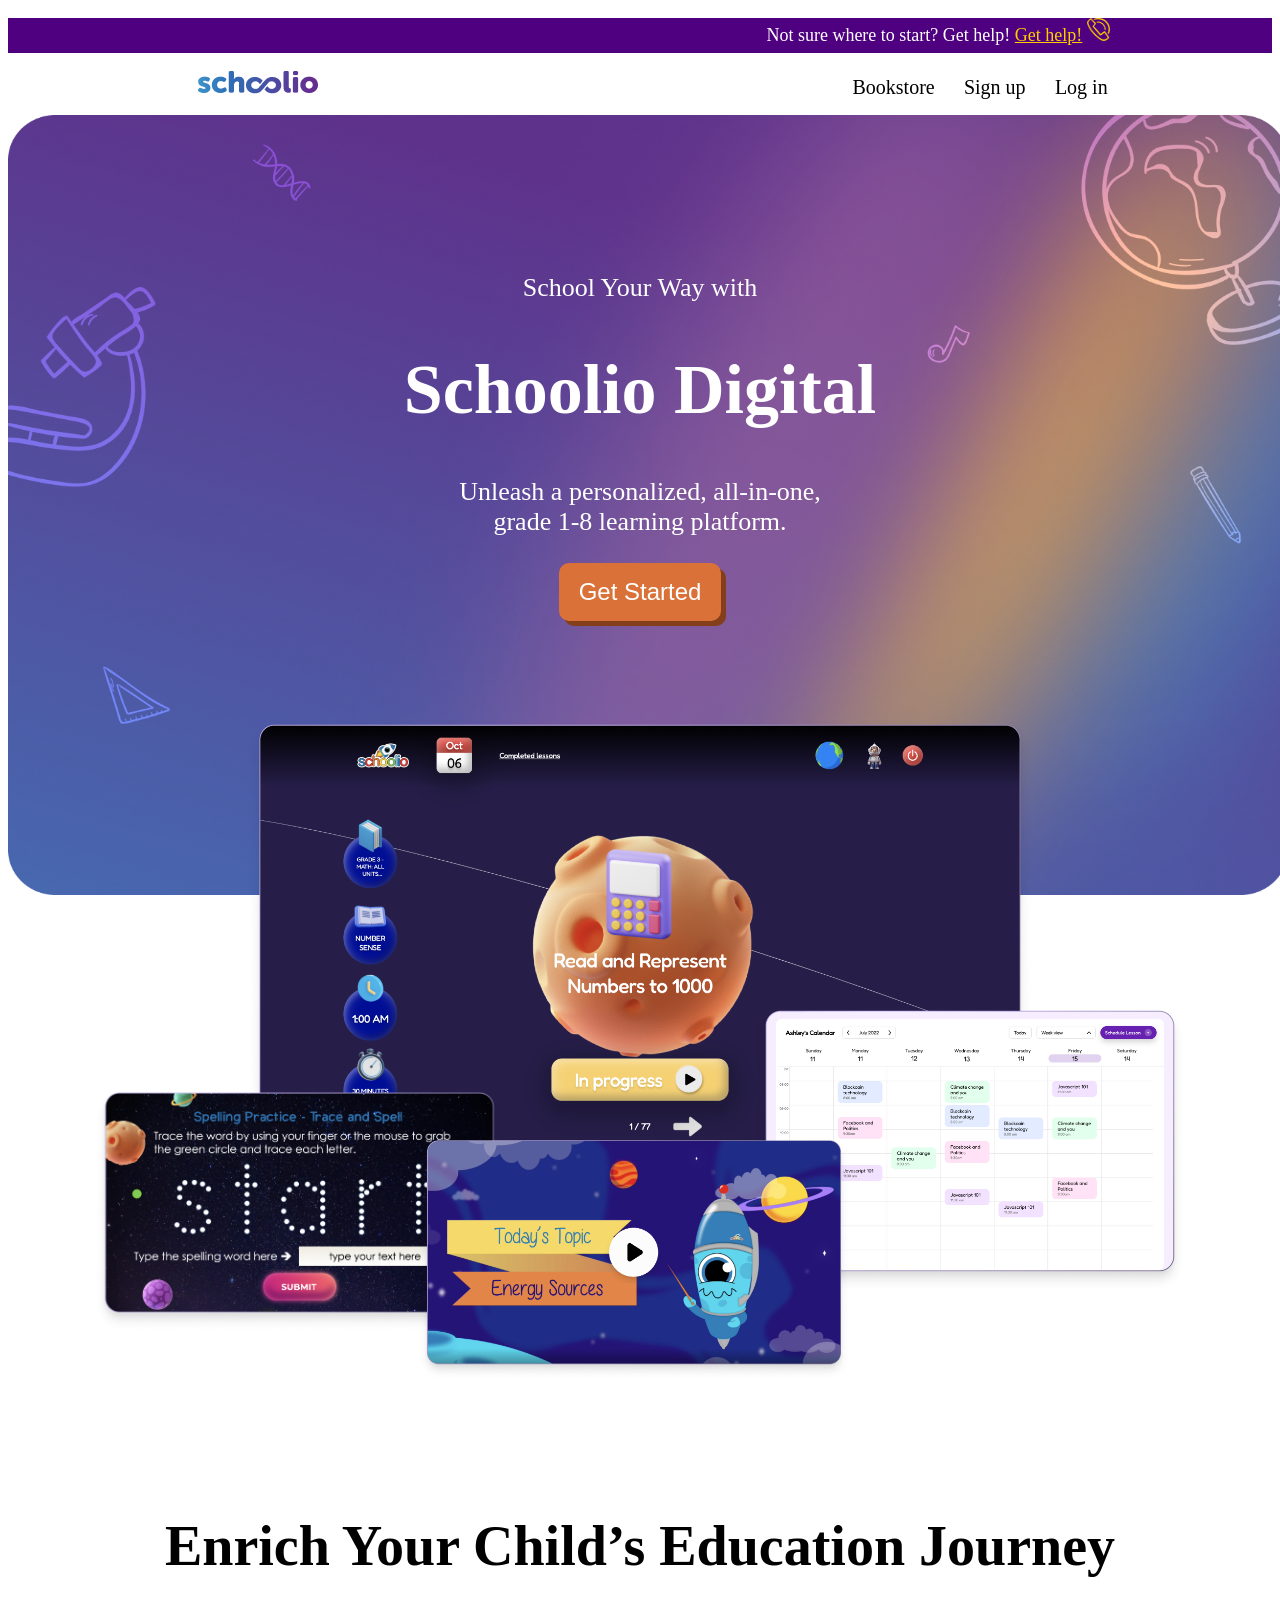
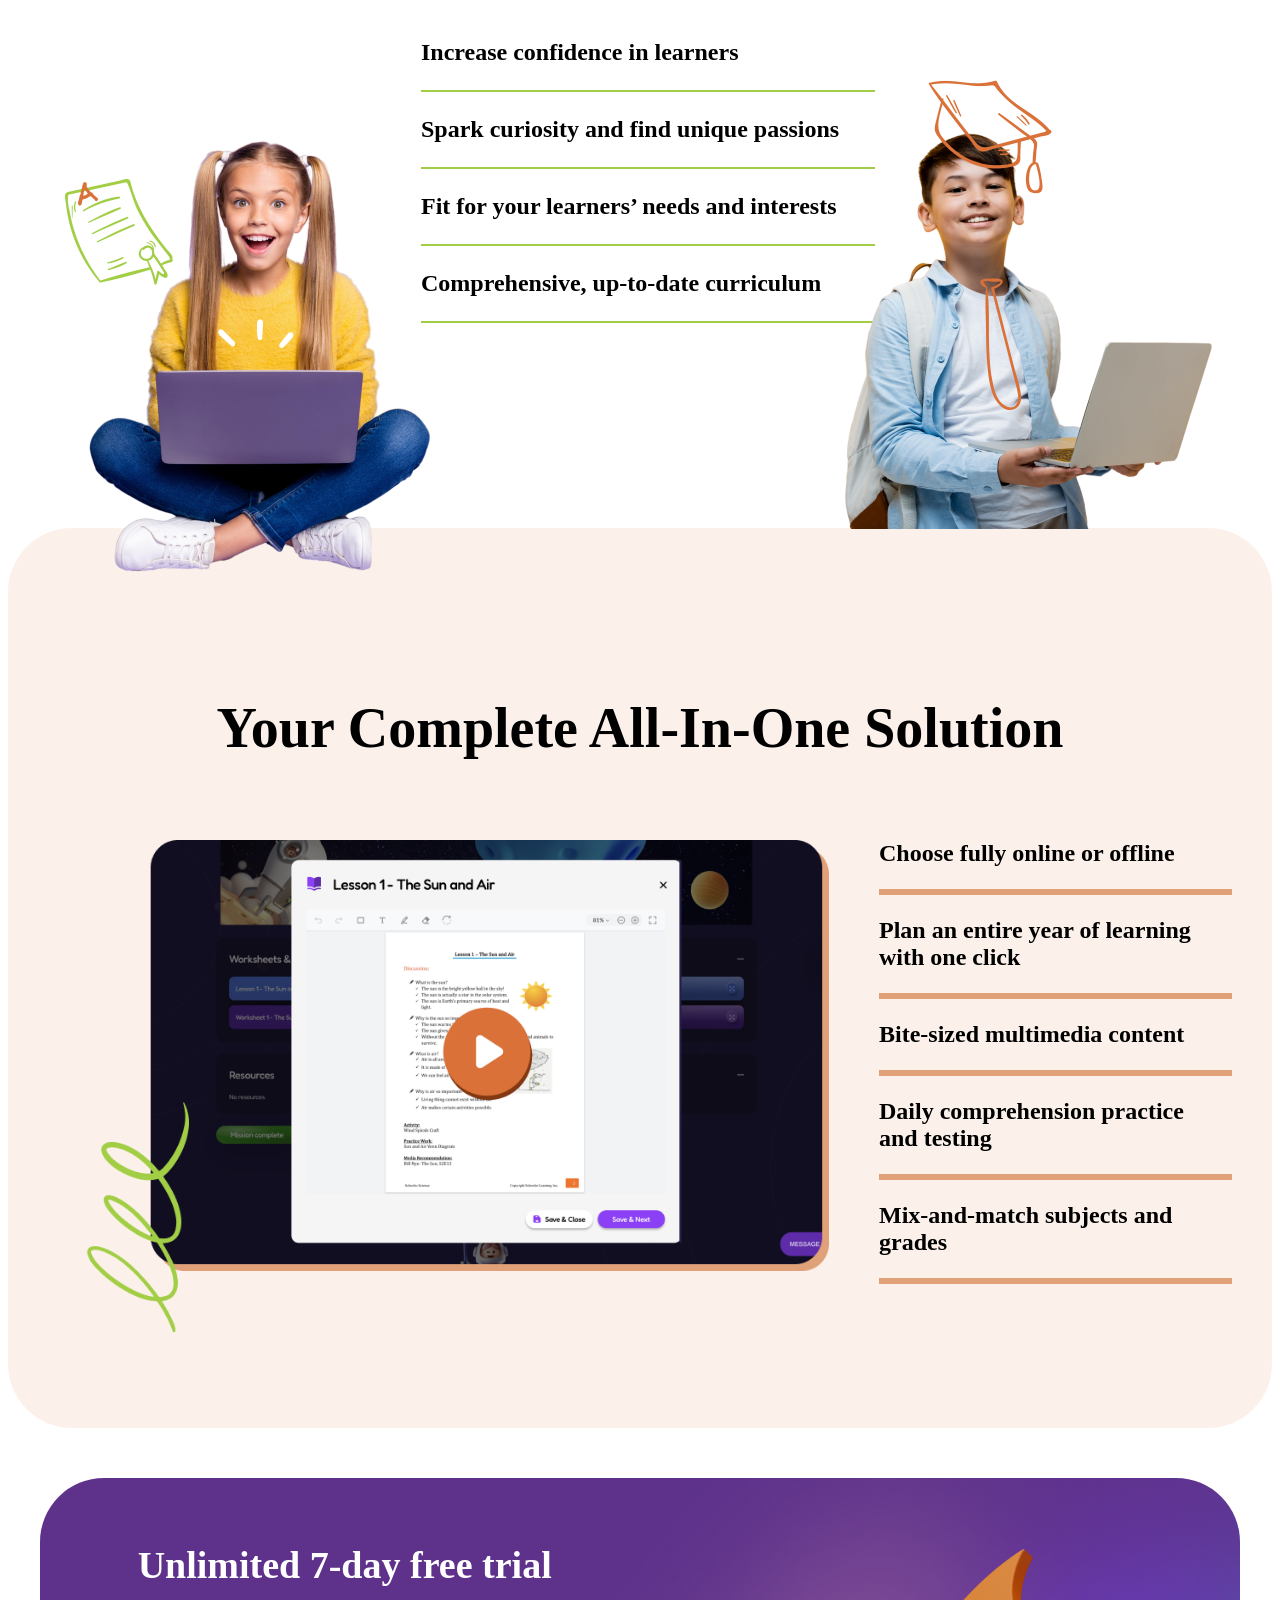
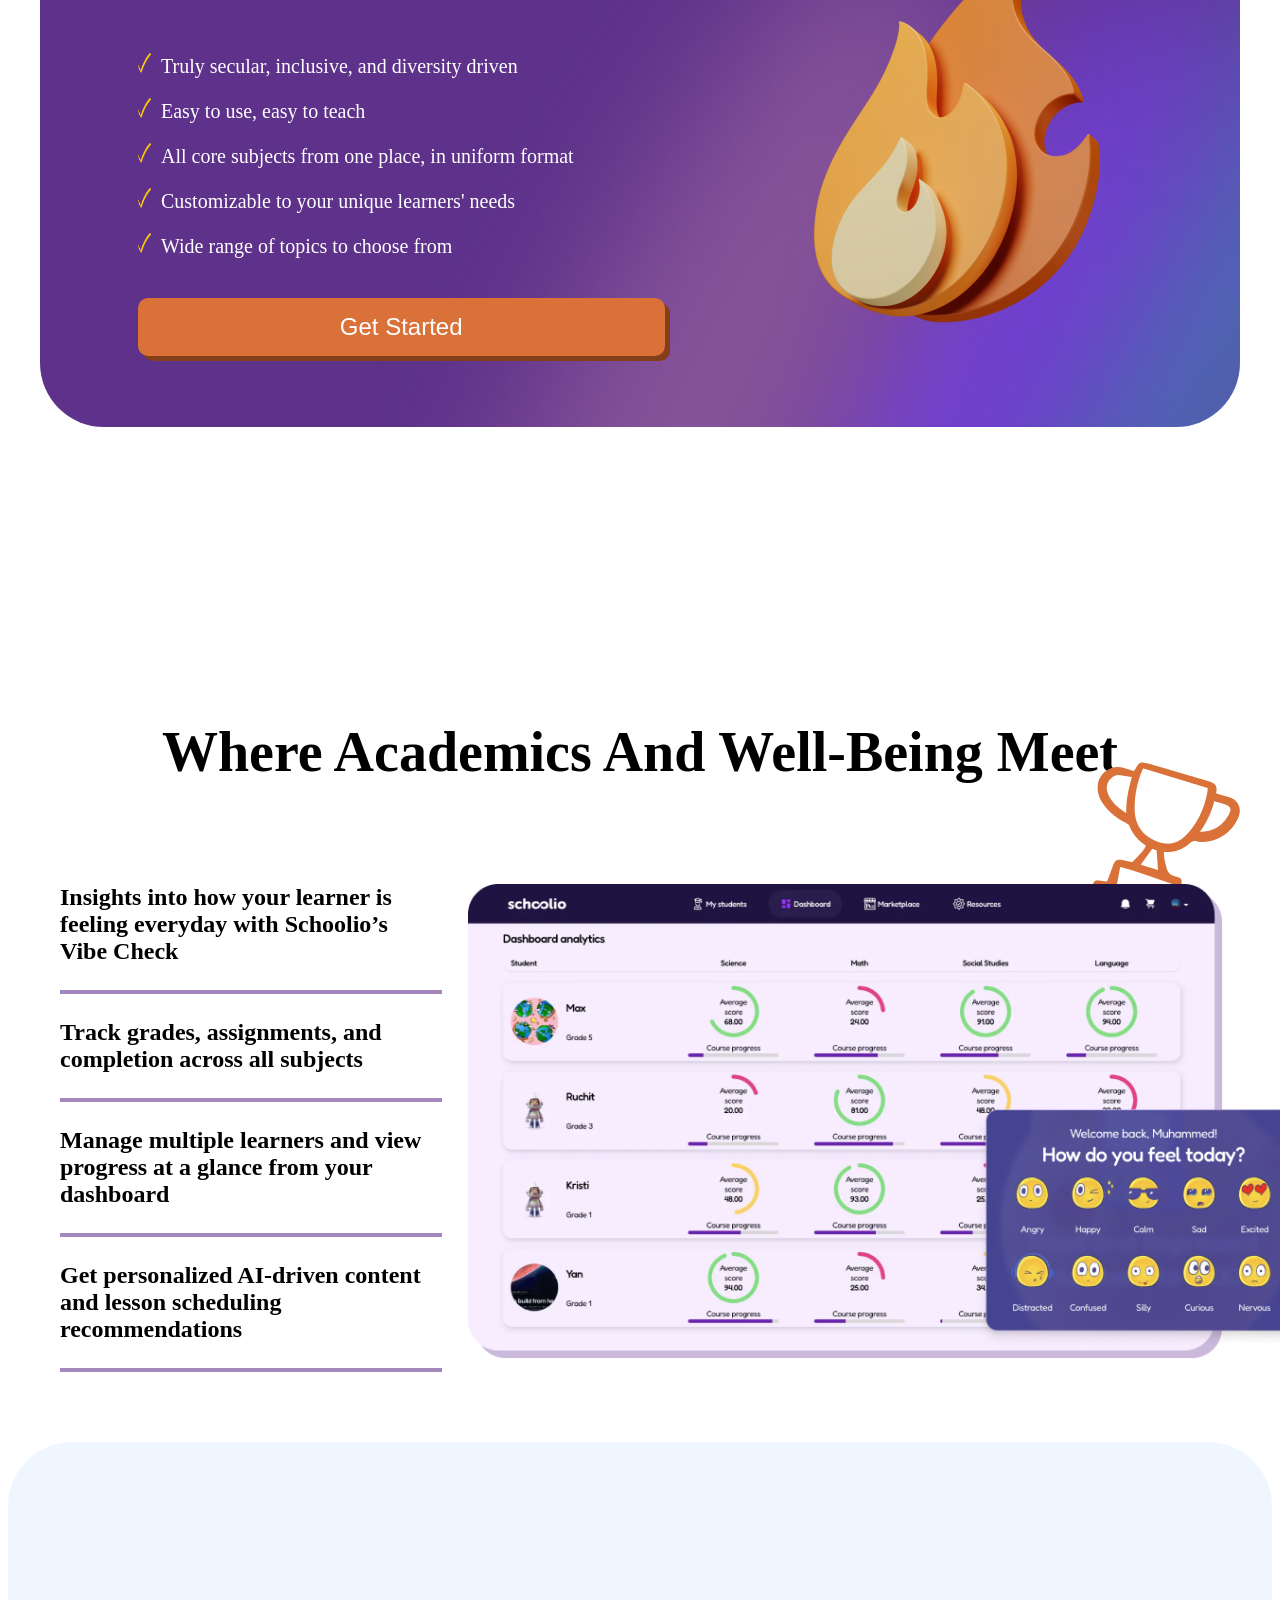
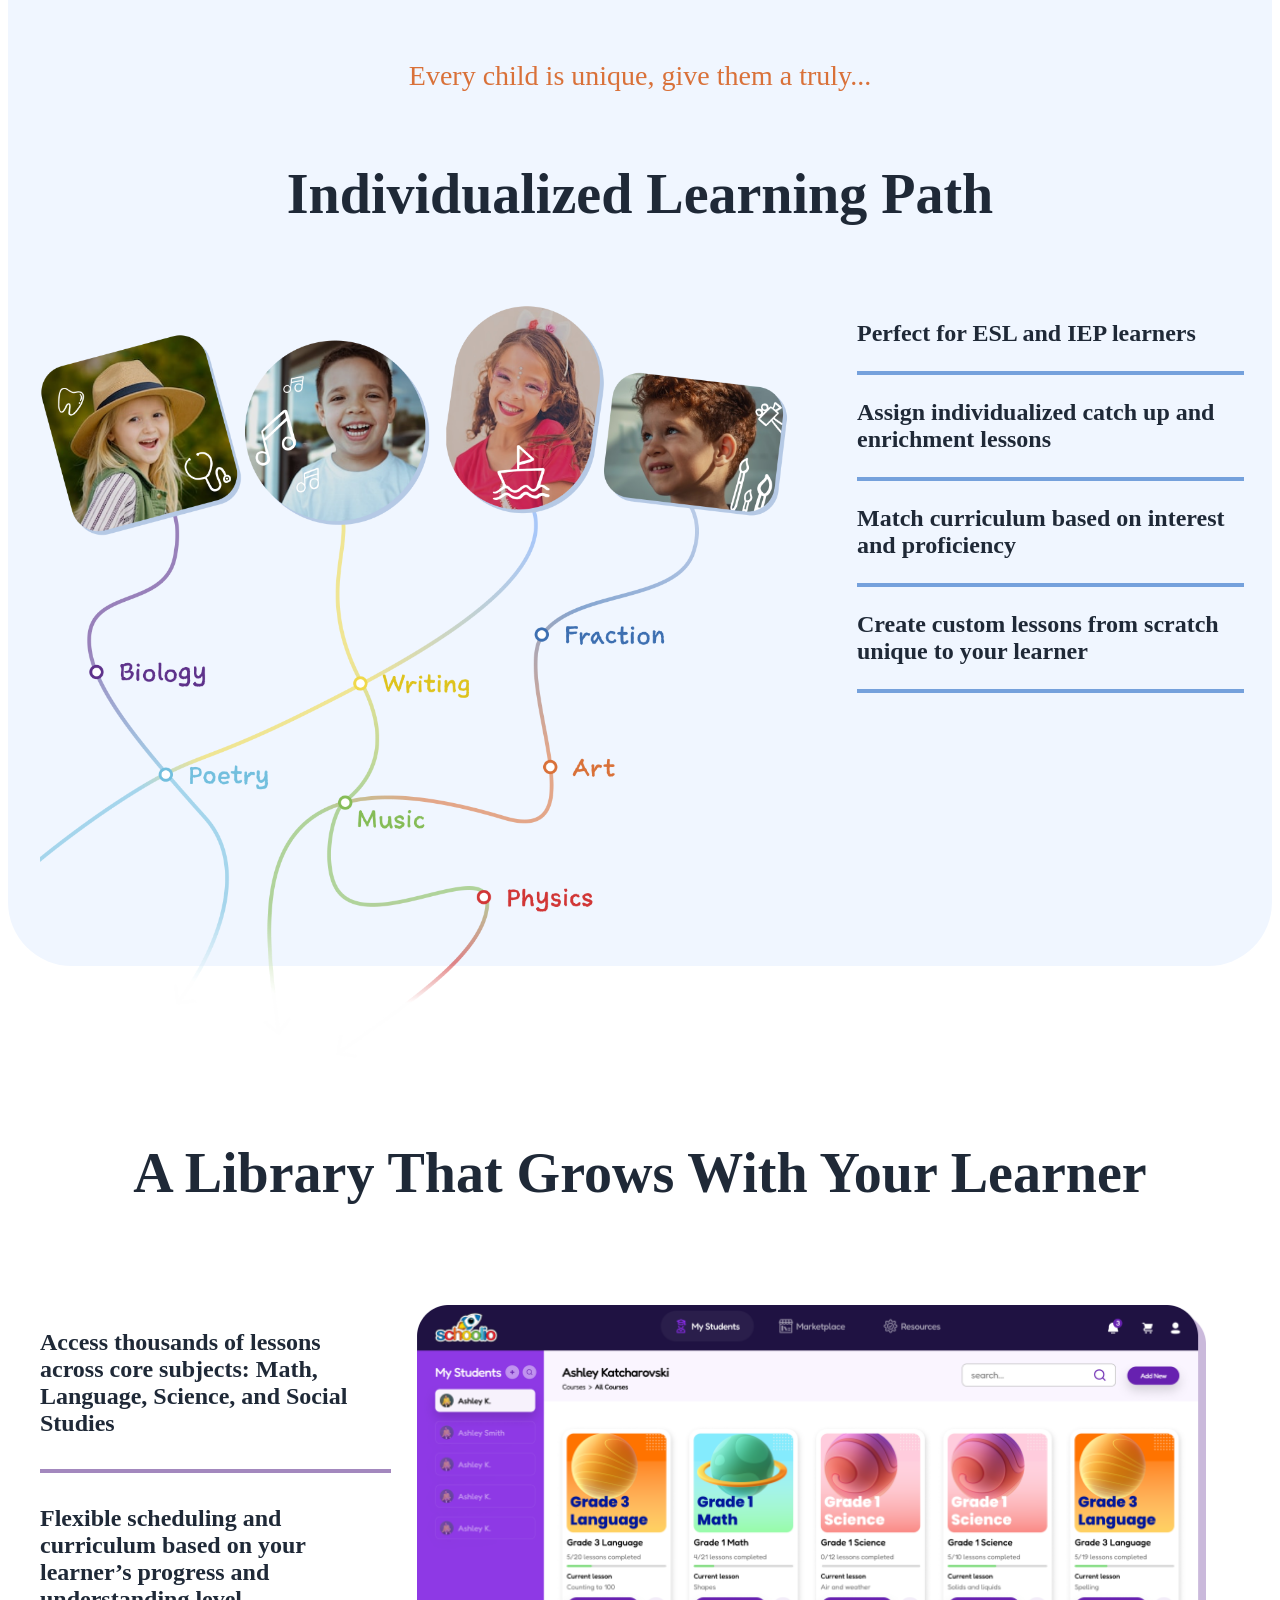
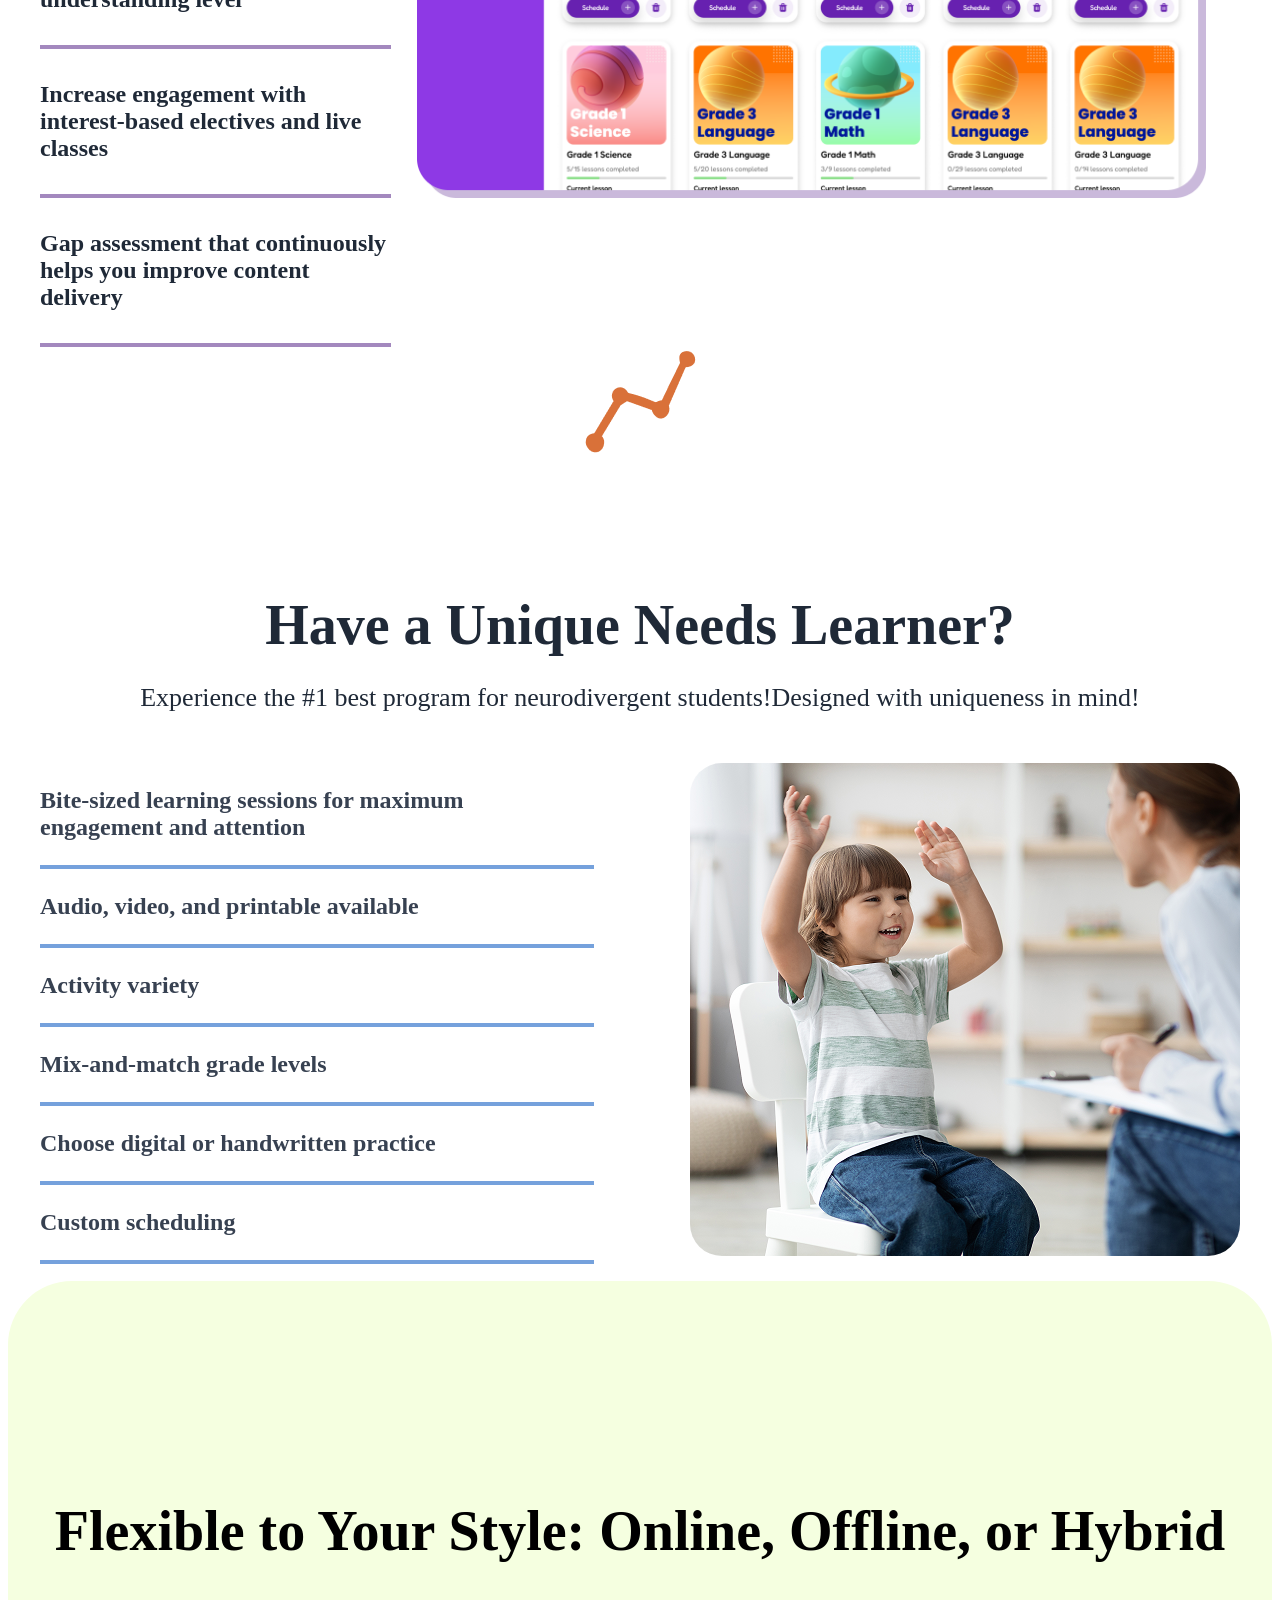
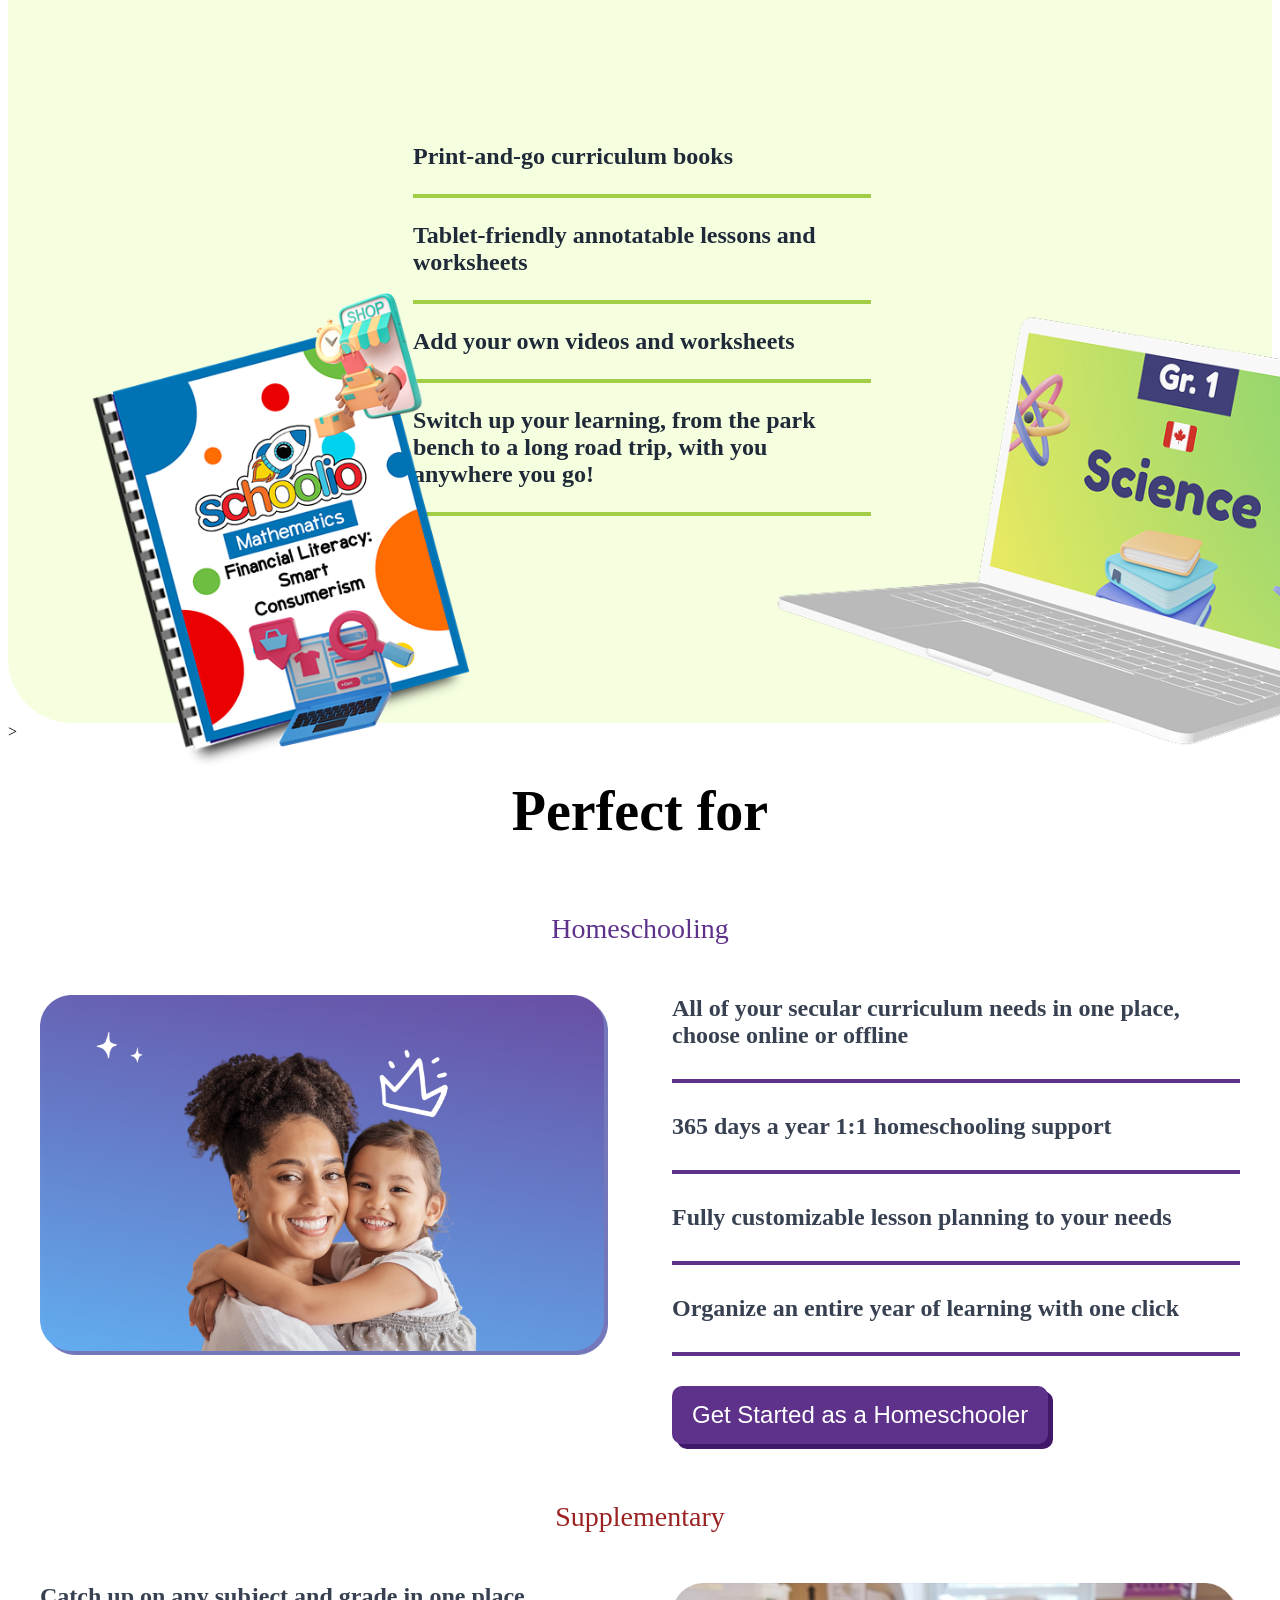
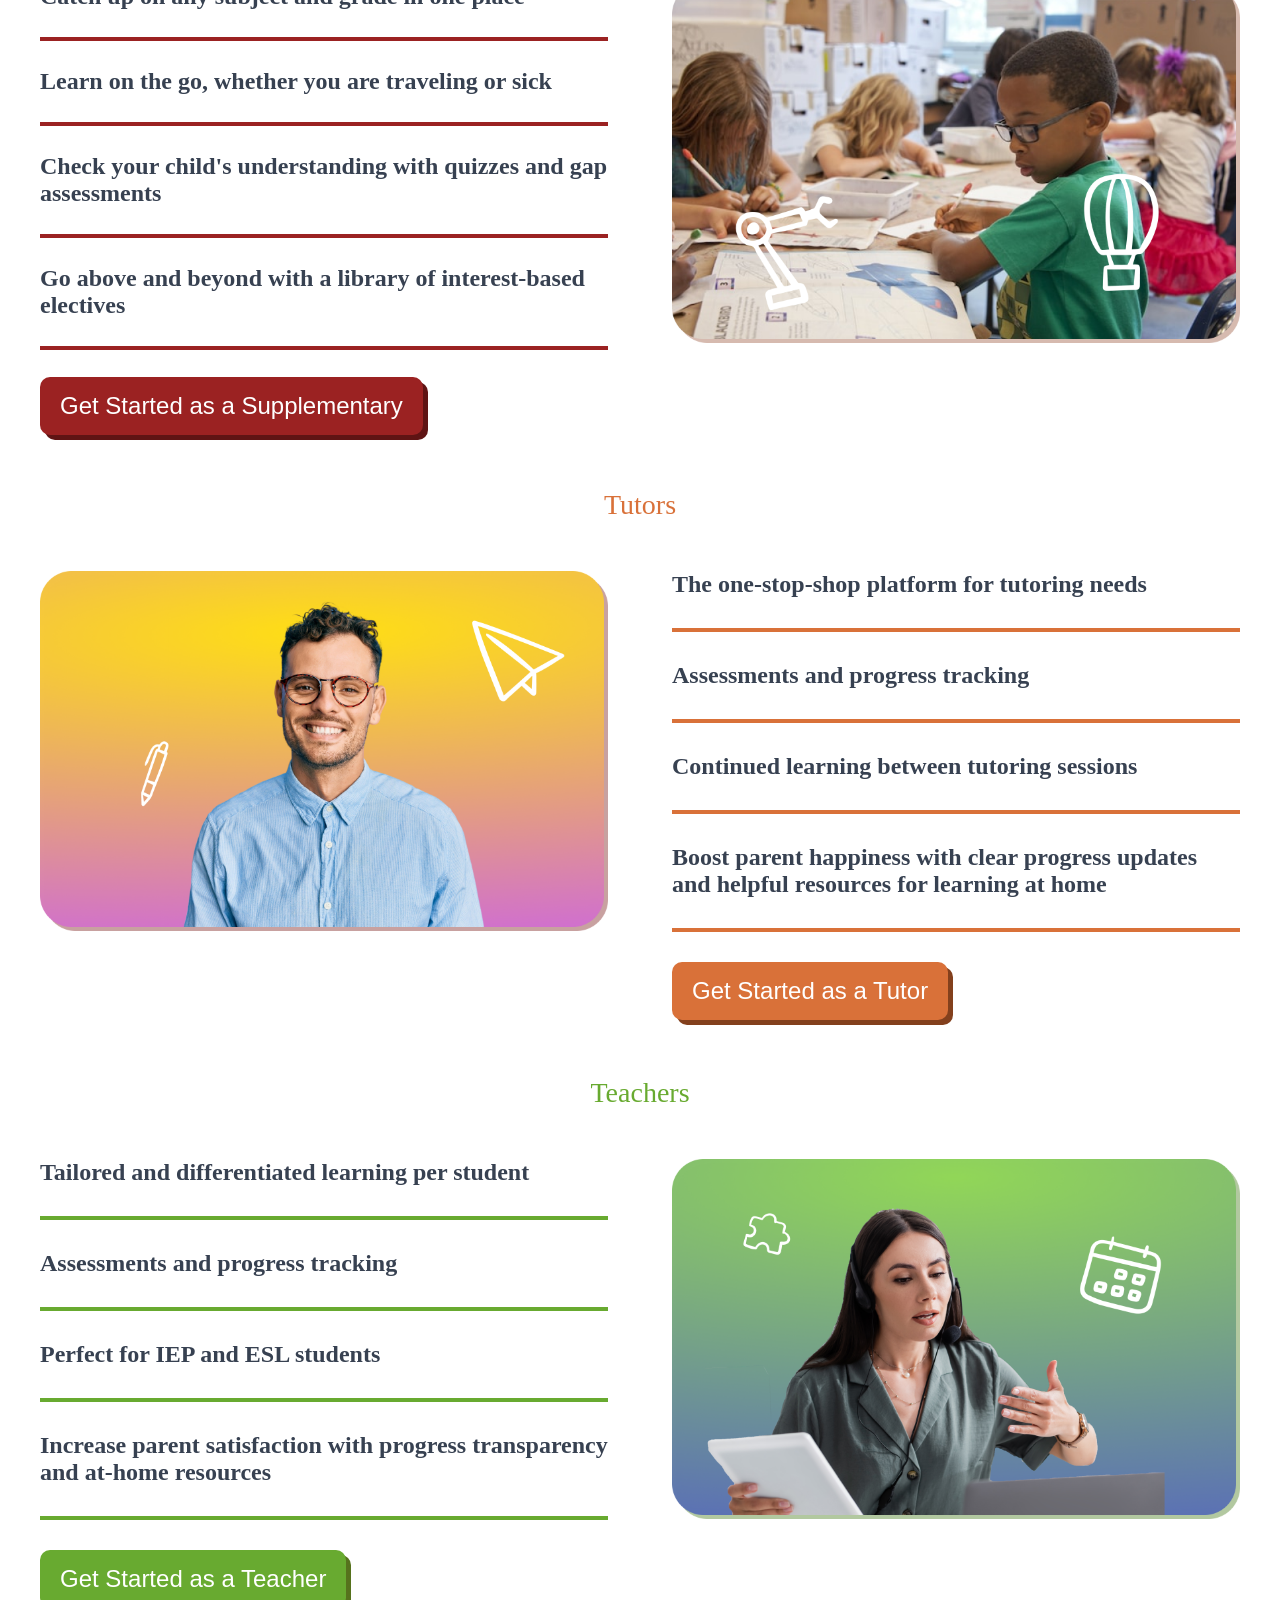
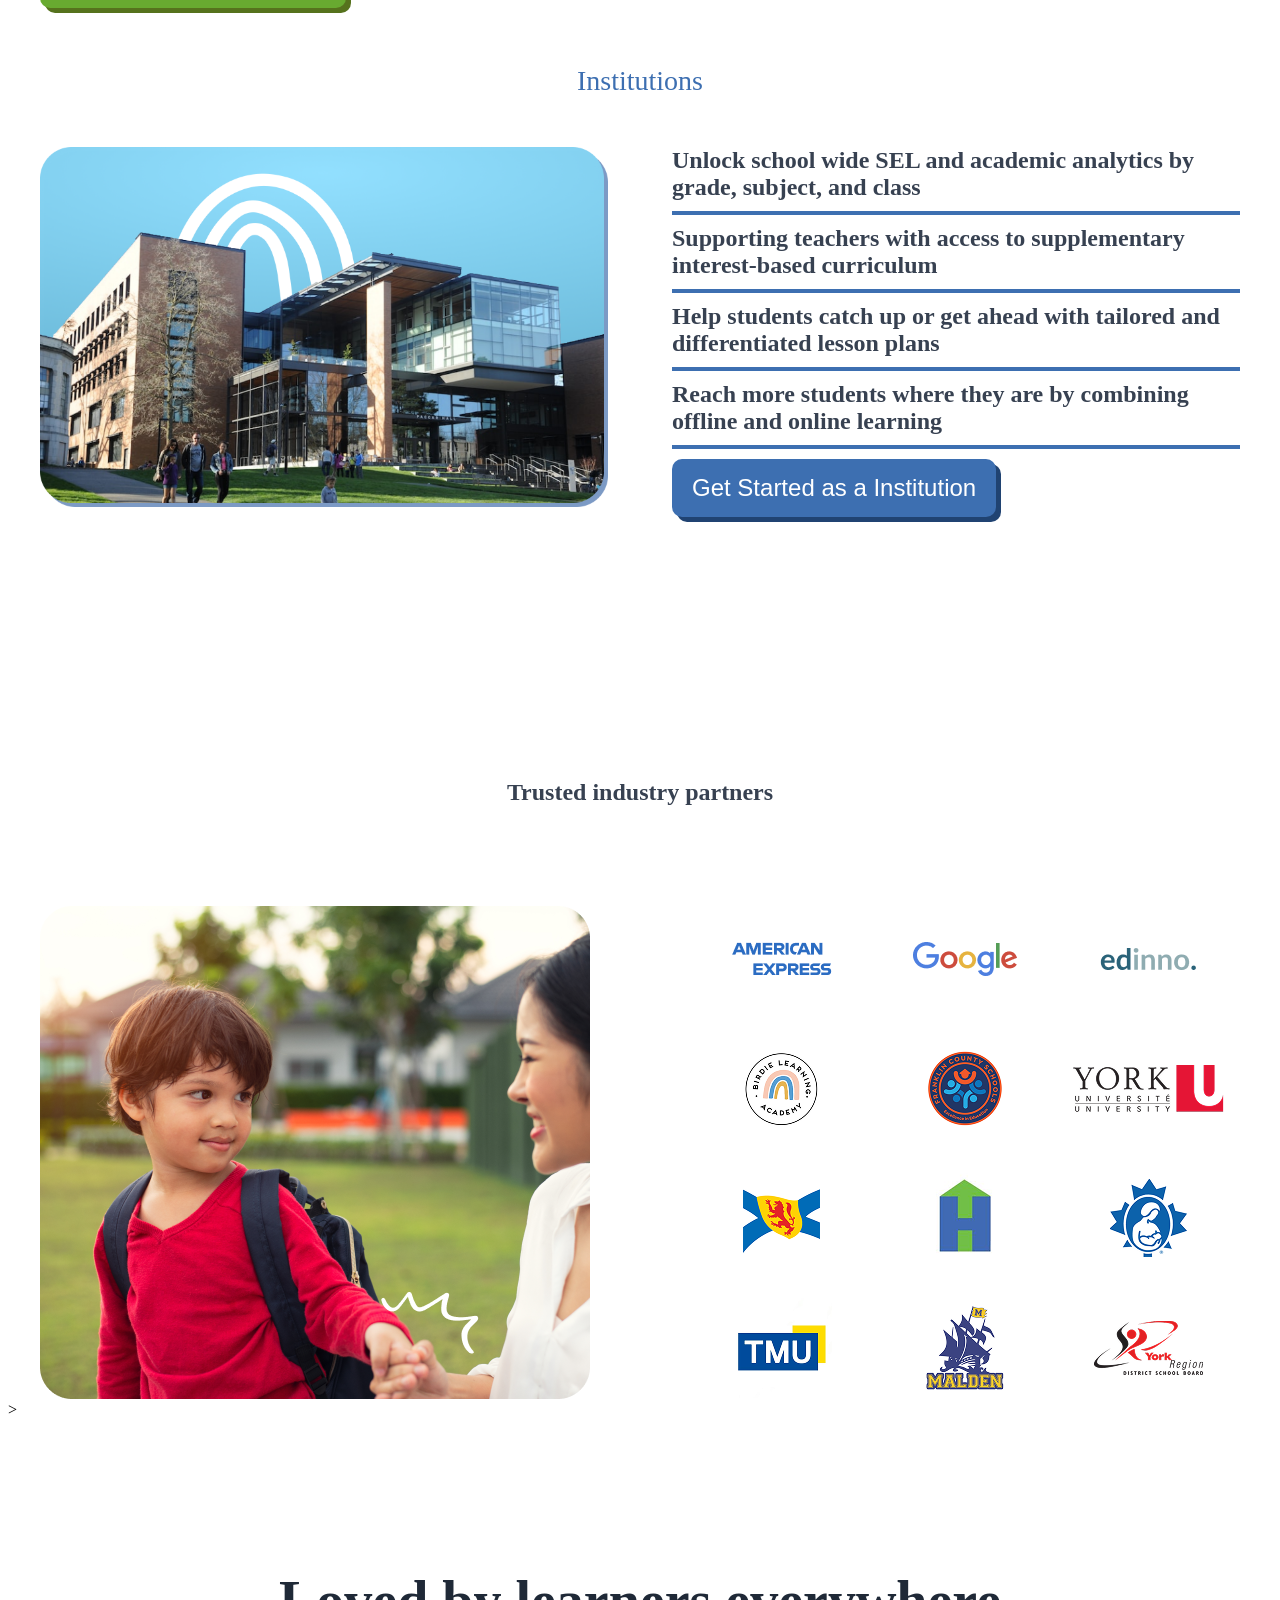
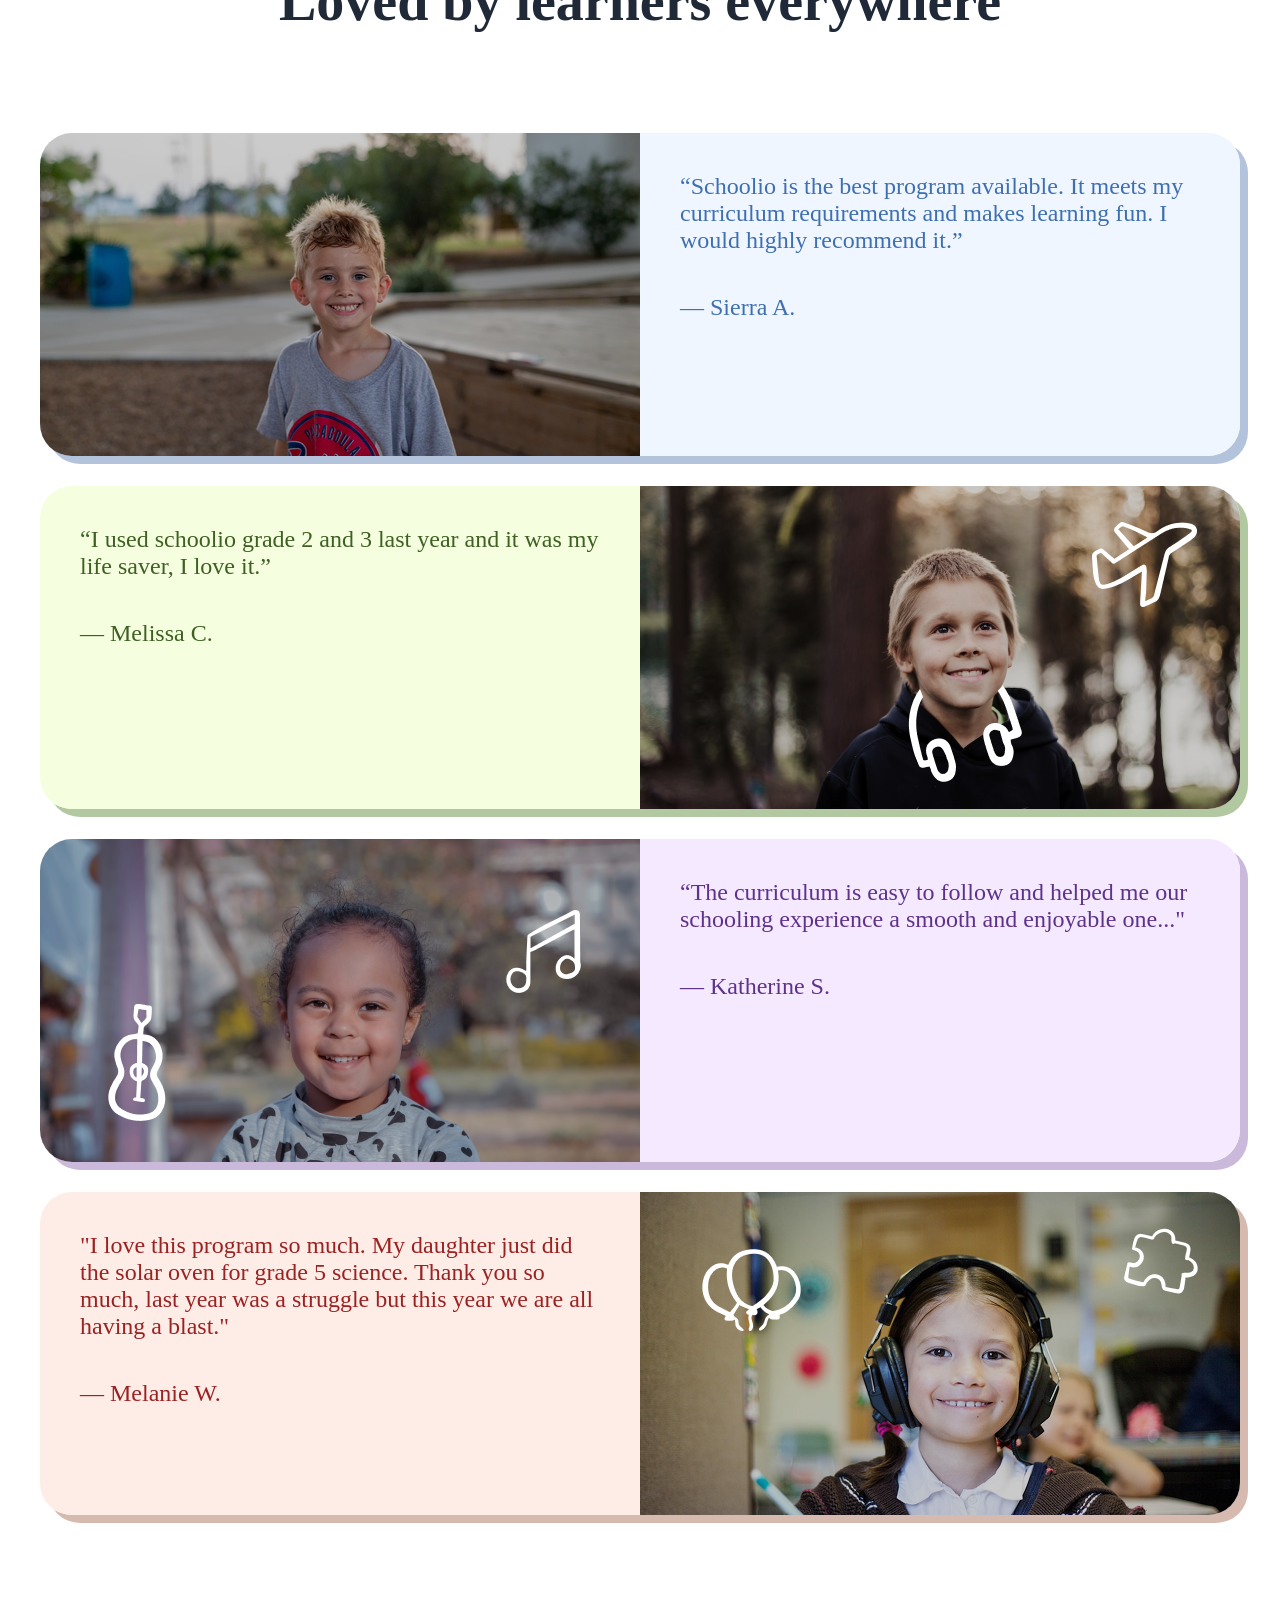
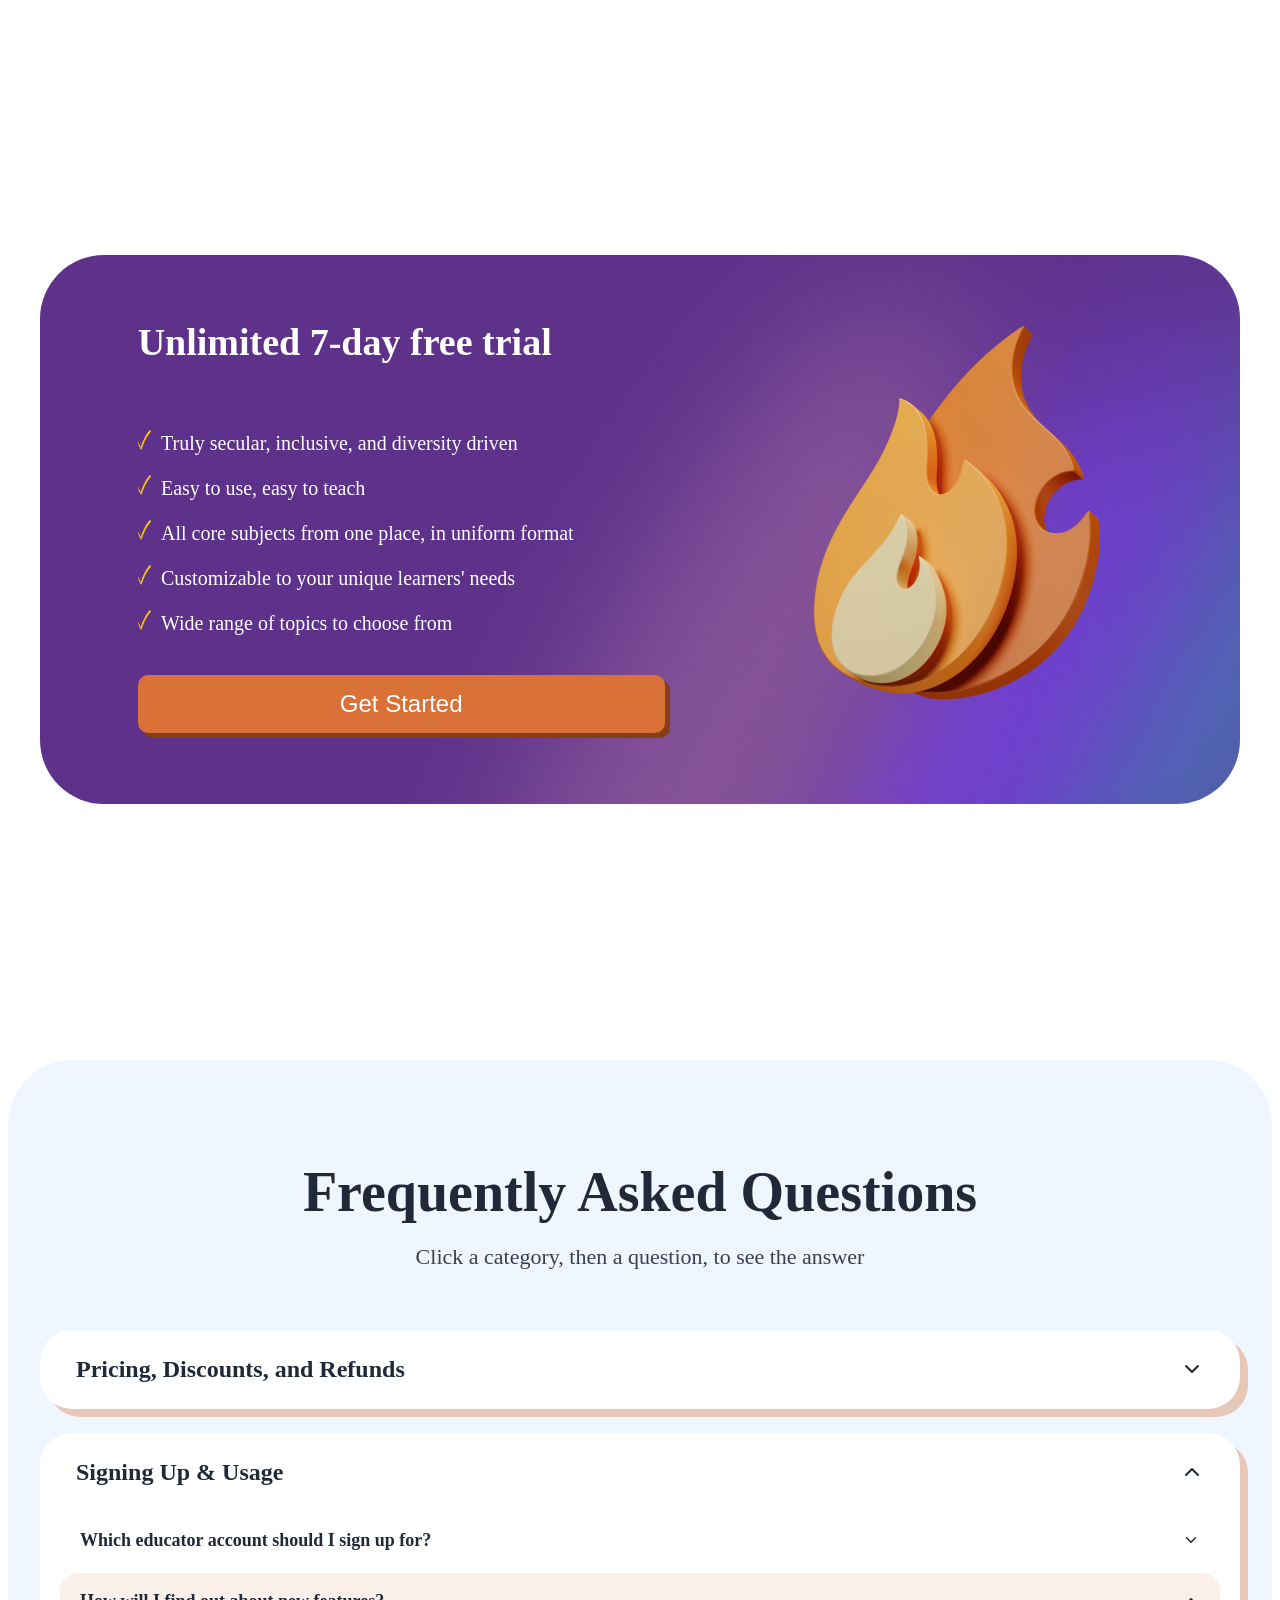
<file: index.html>
<!DOCTYPE html>
<html lang="en">

<head>
    <meta charset="UTF-8">
    <meta name="viewport" content="width=device-width, initial-scale=1.0">
    <title>Schoolio Digital</title>
    <link rel="stylesheet" href="style.css">
</head>

<body>
    <div class="up_menue_pc">
        <div class="up_menue_pc_pruple">
            <p class="up_menue_pc_p">
                Not sure where to start? Get help!
                <a class="up_menue_pc_a" href="1">Get help!</a>
                <img class="up_menue_pc_img" src="up_menue/call.png">
            </p>
        </div>
        <img class="up_menue_pc_img-2" src="up_menue/main.png">
        <a class="up_menue_pc_store" href="1">Bookstore</a>
        <a class="up_menue_pc_store" href="1">Sign up</a>
        <a class="up_menue_pc_store" href="1">Log in</a>
    </div>
    <div class="section-1">
        <img class="section-1_bg" src="section-1/bg.png">
        <p>‎</p>
        <div class="section-1_text">
            <p class="section-1_up_text">School Your Way with</p>
            <h1 class="section-1_h1">Schoolio Digital</h1>
            <p class="section-1_p">Unleash a personalized, all-in-one,<br> grade 1-8 learning platform.</p>
            <button class="button"><a class="button_a" href="#get_started">Get Started</a></button>
        </div>
        <div class="section-1_images">
            <img class="section-1_img_bigger" src="section-1/img_bigger.png">
            <img class="section-1_img-1" src="section-1/img (1).png">
            <img class="section-1_img-2" src="section-1/img (2).png">
            <img class="section-1_img-3" src="section-1/img (3).png">
        </div>
    </div>
    <div class="section-2">
        <h1 class="section-2_h1" align="center">Enrich Your Child’s Education Journey</h1>
        <div align="center" class="section-2_text">
            <div align="center" class="section-2_text-2">
                <p class="section-2_p">Increase confidence in learners</p>
                <hr class="section-2_hr">
                <p class="section-2_p">Spark curiosity and find unique passions</p>
                <hr class="section-2_hr">
                <p class="section-2_p">Fit for your learners’ needs and interests</p>
                <hr class="section-2_hr">
                <p class="section-2_p">Comprehensive, up-to-date curriculum</p>
                <hr class="section-2_hr">
            </div>
            <img class="section-2_img-1" src="section-2/child-1.png">
            <img class="section-2_img-2" src="section-2/child-2.png">
        </div>
    </div>
    <div class="section-3">
        <p>‎</p>
        <h1 class="section-3_h1">Your Complete All-In-One Solution</h1>
        <div class="section-3_box">
            <div class="section-3_div_img">
                <img class="section-3_img" src="section-3/video.png">
            </div>
            <div class="section-3_text">
                <p class="section-3_p">Choose fully online or offline</p>
                <hr class="section-3_hr">
                <p class="section-3_p">Plan an entire year of learning with one click</p>
                <hr class="section-3_hr">
                <p class="section-3_p">Bite-sized multimedia content</p>
                <hr class="section-3_hr">
                <p class="section-3_p">Daily comprehension practice and testing</p>
                <hr class="section-3_hr">
                <p class="section-3_p">Mix-and-match subjects and grades</p>
                <hr class="section-3_hr">
            </div>
        </div>
    </div>
    <p>‎</p>
    <div align="center" id="get_started" class="section-buy">
        <div align="left" class="section-buy_bg">
            <div class="section-buy_blocks">
                <p>‎</p>
                <div class="section-buy_padding">
                    <h1 class="section-buy_h1">Unlimited 7-day free trial</h1>
                    <div class="section-buy_textbox">
                        <p class="section-buy_text"><img class="section-buy_mark" src="section-buy/mark.png">Truly secular, inclusive, and diversity driven</p>
                        <p class="section-buy_text"><img class="section-buy_mark" src="section-buy/mark.png">Easy to use, easy to teach</p>
                        <p class="section-buy_text"><img class="section-buy_mark" src="section-buy/mark.png">All core subjects from one place, in uniform format</p>
                        <p class="section-buy_text"><img class="section-buy_mark" src="section-buy/mark.png">Customizable to your unique learners' needs</p>
                        <p class="section-buy_text"><img class="section-buy_mark" src="section-buy/mark.png">Wide range of topics to choose from</p>
                    </div>
                    <button class="button">Get Started</button>
                </div>
                <div class="section-buy_image">
                    <img class="section-buy_image" src="section-buy/fire.png">
                </div>
            </div>
        </div>
    </div>
    <div align="center" class="section-5">
        <div align="left"><img class="section-5_cup" src="section-5/cup.png"></div>
        <h1 class="section-5_h1">Where Academics And Well-Being Meet</h1>
        <div align="left" class="section-5_divs">
            <div class="section-5_text">
                <p class="section-5_p">Insights into how your learner is feeling everyday with Schoolio’s Vibe Check</p>
                <hr class="section-5_hr">
                <p class="section-5_p">Track grades, assignments, and completion across all subjects</p>
                <hr class="section-5_hr">
                <p class="section-5_p">Manage multiple learners and view progress at a glance from your dashboard</p>
                <hr class="section-5_hr">
                <p class="section-5_p">Get personalized AI-driven content and lesson scheduling recommendations</p>
                <hr class="section-5_hr">
            </div>
            <div class="section-5_image">
                <img src="section-5/image_1.png">
            </div>
        </div>
    </div>
    <div align="center" class="section-6">
        <p>‎</p>
        <p class="section-6_p-small">Every child is unique, give them a truly...</p>
        <h1 class="section-6_h1">Individualized Learning Path</h1>
        <div align="right" class="section-6_text">
            <div align="left" class="section-6_image"><img class="section-6_image" src="section-6/illustration.png"></div>
            <div class="section-6_text-box" align="left">
                <p class="section-6_p">Perfect for ESL and IEP learners</p>
                <hr class="section-6_hr">
                <p class="section-6_p">Assign individualized catch up and enrichment lessons</p>
                <hr class="section-6_hr">
                <p class="section-6_p">Match curriculum based on interest and proficiency</p>
                <hr class="section-6_hr">
                <p class="section-6_p">Create custom lessons from scratch unique to your learner</p>
                <hr class="section-6_hr">
            </div>
        </div>
    </div>
    <div align="center" class="section-7">
        <h1 class="section-7_h1">A Library That Grows With Your Learner</h1>
        <div align="center" class="section-7_main">
            <div align="left" class="section-7_text">
                <p class="section-7_p">Access thousands of lessons across core subjects: Math, Language, Science, and Social Studies</p>
                <hr class="section-7_hr">
                <p class="section-7_p">Flexible scheduling and curriculum based on your learner’s progress and understanding level</p>
                <hr class="section-7_hr">
                <p class="section-7_p">Increase engagement with interest-based electives and live classes</p>
                <hr class="section-7_hr">
                <p class="section-7_p">Gap assessment that continuously helps you improve content delivery</p>
                <hr class="section-7_hr">
            </div>
            <div class="section-7_images">
                <img class="section-7_image" src="section-7/image.png">
            </div>
        </div>
        <div align="center"><img class="section-7_mark" src="section-7/mark.png"></div>
    </div>
    <div align="center" class="section-8">
        <p>‎</p>
        <h1 class="section-8_h1">Have a Unique Needs Learner?</h1>
        <p class="section-8_small-p">Experience the #1 best program for neurodivergent students!Designed with uniqueness in mind!</p>
        <div class="section-8_main">
            <div align="left" class="section-8_text">
                <p class="section-8_p">Bite-sized learning sessions for maximum engagement and attention</p>
                <hr class="section-8_hr">
                <p class="section-8_p">Audio, video, and printable available</p>
                <hr class="section-8_hr">
                <p class="section-8_p">Activity variety</p>
                <hr class="section-8_hr">
                <p class="section-8_p">Mix-and-match grade levels</p>
                <hr class="section-8_hr">
                <p class="section-8_p">Choose digital or handwritten practice</p>
                <hr class="section-8_hr">
                <p class="section-8_p">Custom scheduling</p>
                <hr class="section-8_hr">
            </div>
            <div class="section-8_images">
                <img class="section-8_image" src="section-8/image.png">
            </div>
        </div>
    </div>
    <div align="center" class="section-9">
        <p>‎</p>
        <h1 class="section-9_h1">Flexible to Your Style: Online, Offline, or Hybrid</h1>
        <div class="section-9_box">
            <div class="section-9_text">
                <div align="left" class="section-9_textbox">
                    <p class="section-9_p">Print-and-go curriculum books</p>
                    <hr class="section-9_hr">
                    <p class="section-9_p">Tablet-friendly annotatable lessons and worksheets</p>
                    <hr class="section-9_hr">
                    <p class="section-9_p">Add your own videos and worksheets</p>
                    <hr class="section-9_hr">
                    <p class="section-9_p">Switch up your learning, from the park bench to a long road trip, with you anywhere you go!</p>
                    <hr class="section-9_hr">
                </div>
            </div>
            <div class="section-9_images">
                <img class="section-9_image-1" src="section-9/book.png">
                <img class="section-9_image-2" src="section-9/laptop.png">
            </div>
        </div>
    </div>


    <!------------------------------------------------------------------------------------>>

    <div align="center" class="section-10">
        <div align="left" class="section-10_main">
            <h1 class="section-10_h1">Perfect for</h1>

            <h1 class="section-10_block-number_1_h1">Homeschooling</h1>
            <div class="section-10_block-1">
                <div class="section-10_block-1_image">
                    <img class="section-10_block-1_image-1" src="section-10/image_1.png">
                </div>
                <div class="section-10_block-1_textbox">
                    <div class="section-10_block-1_text">
                        <div class="section-10_block-1_p_1">All of your secular curriculum needs in one place, choose online or offline
                            <p class="section-10_block-1_p_1_hide">Access a complete, secular K-12 curriculum covering every core subject, so you never have to piece together materials from multiple providers. Switch freely between online lessons and offline printable resources depending on
                                what works best for your family that day, and adjust the mix anytime as your homeschooling needs change.</p>
                        </div>
                        <hr class="section-10_block-number_1_hr">
                        <div class="section-10_block-1_p_2">365 days a year 1:1 homeschooling support
                            <p class="section-10_block-1_p_2_hide">Get one-on-one help from certified teachers every single day of the year, including weekends and holidays, so you're never stuck without guidance.</p>
                        </div>
                        <hr class="section-10_block-number_1_hr">
                        <div class="section-10_block-1_p_3">Fully customizable lesson planning to your needs
                            <p class="section-10_block-1_p_3_hide">Build a schedule around your family's pace, interests, and goals, adjusting subjects, difficulty, and timing whenever life calls for it.</p>
                        </div>
                        <hr class="section-10_block-number_1_hr">
                        <div class="section-10_block-1_p_4">Organize an entire year of learning with one click
                            <p class="section-10_block-1_p_4_hide">Auto-generate a complete, standards-aligned yearly curriculum in seconds, saving hours of manual planning every semester.</p>
                        </div>
                        <hr class="section-10_block-number_1_hr">
                        <button class="section-10_block-number_1_button"><a class="button_a" href="#get_started_2">Get Started as a Homeschooler</a></button>
                    </div>
                </div>
            </div>

            <h1 class="section-10_block-number_2_h1">Supplementary</h1>
            <div class="section-10_block-2">
                <div class="section-10_block-2_textbox">
                    <div class="section-10_block-2_text">
                        <div class="section-10_block-2_p_5">Catch up on any subject and grade in one place
                            <p class="section-10_block-2_p_5_hide">Fill learning gaps across math, reading, science and more, all matched precisely to your child's current grade level.</p>
                        </div>
                        <hr class="section-10_block-number_2_hr">
                        <div class="section-10_block-2_p_6">Learn on the go, whether you are traveling or sick
                            <p class="section-10_block-2_p_6_hide">Keep lessons moving from any device, anywhere, so a trip or a sick day never turns into lost learning time.</p>
                        </div>
                        <hr class="section-10_block-number_2_hr">
                        <div class="section-10_block-2_p_7">Check your child's understanding with quizzes and gap assessments
                            <p class="section-10_block-2_p_7_hide">Run quick, adaptive quizzes that pinpoint exactly which concepts your child has mastered and which need more practice.</p>
                        </div>
                        <hr class="section-10_block-number_2_hr">
                        <div class="section-10_block-2_p_8">Go above and beyond with a library of interest-based electives
                            <p class="section-10_block-2_p_8_hide">Explore hundreds of enrichment courses in art, coding, music and more, letting kids dive deeper into what excites them.</p>
                        </div>
                        <hr class="section-10_block-number_2_hr">
                        <button class="section-10_block-number_2_button"><a class="button_a" href="#get_started_2">Get Started as a Supplementary</a></button>
                    </div>
                </div>
                <div class="section-10_block-2_image">
                    <img class="section-10_block-2_image-1" src="section-10/image_2.png">
                </div>
            </div>

            <h1 class="section-10_block-number_3_h1">Tutors</h1>
            <div class="section-10_block-1">
                <div class="section-10_block-1_image">
                    <img class="section-10_block-1_image-1" src="section-10/image_3.png">
                </div>
                <div class="section-10_block-1_textbox">
                    <div class="section-10_block-1_text">
                        <div class="section-10_block-1_p_9">The one-stop-shop platform for tutoring needs
                            <p class="section-10_block-1_p_9_hide">Manage scheduling, materials, billing, and student communication all from a single dashboard built for independent tutors.</p>
                        </div>
                        <hr class="section-10_block-number_3_hr">
                        <div class="section-10_block-1_p_10">Assessments and progress tracking
                            <p class="section-10_block-1_p_10_hide">Automatically track every student's growth over time with built-in assessments that highlight strengths and gaps at a glance.</p>
                        </div>
                        <hr class="section-10_block-number_3_hr">
                        <div class="section-10_block-1_p_11">Continued learning between tutoring sessions
                            <p class="section-10_block-1_p_11_hide">Assign practice work and mini-lessons students can complete between sessions, so momentum never stalls.</p>
                        </div>
                        <hr class="section-10_block-number_3_hr">
                        <div class="section-10_block-1_p_12">Boost parent happiness with clear progress updates and helpful resources for learning at home
                            <p class="section-10_block-1_p_12_hide">Share automated, easy-to-read progress reports with parents along with resources they can use to support learning at home.</p>
                        </div>
                        <hr class="section-10_block-number_3_hr">
                        <button class="section-10_block-number_3_button"><a class="button_a" href="#get_started_2">Get Started as a Tutor</a></button>
                    </div>
                </div>
            </div>

            <h1 class="section-10_block-number_4_h1">Teachers</h1>
            <div class="section-10_block-2">
                <div class="section-10_block-2_textbox">
                    <div class="section-10_block-2_text">
                        <div class="section-10_block-2_p_13">Tailored and differentiated learning per student
                            <p class="section-10_block-2_p_13_hide">Automatically adjust lesson difficulty and pacing for each student, so every learner in the classroom stays challenged at the right level.</p>
                        </div>
                        <hr class="section-10_block-number_4_hr">
                        <div class="section-10_block-2_p_14">Assessments and progress tracking
                            <p class="section-10_block-2_p_14_hide">Get real-time visibility into class-wide and individual progress with assessments that grade and analyze themselves.</p>
                        </div>
                        <hr class="section-10_block-number_4_hr">
                        <div class="section-10_block-2_p_15">Perfect for IEP and ESL students
                            <p class="section-10_block-2_p_15_hide">Support diverse learning needs with built-in accommodations and pacing designed for IEP and ESL students.</p>
                        </div>
                        <hr class="section-10_block-number_4_hr">
                        <div class="section-10_block-2_p_16">Increase parent satisfaction with progress transparency and at-home resources
                            <p class="section-10_block-2_p_16_hide">Keep parents in the loop with clear, automatic updates and give them resources to reinforce learning at home.</p>
                        </div>
                        <hr class="section-10_block-number_4_hr">
                        <button class="section-10_block-number_4_button"><a class="button_a" href="#get_started_2">Get Started as a Teacher</a></button>
                    </div>
                </div>
                <div class="section-10_block-2_image">
                    <img class="section-10_block-2_image-1" src="section-10/image_4.png">
                </div>
            </div>

            <h1 class="section-10_block-number_5_h1">Institutions</h1>
            <div class="section-10_block-1">
                <div class="section-10_block-1_image">
                    <img class="section-10_block-1_image-1" src="section-10/image_5.png">
                </div>
                <div class="section-10_block-1_textbox">
                    <div class="section-10_block-1_text">
                        <div class="section-10_block-1_p_17">Unlock school wide SEL and academic analytics by grade, subject, and class
                            <p class="section-10_block-1_p_17_hide">See school-wide dashboards breaking down social-emotional and academic performance by grade, subject, and classroom, in real time.</p>
                        </div>
                        <hr class="section-10_block-number_5_hr">
                        <div class="section-10_block-1_p_18">Supporting teachers with access to supplementary interest-based curriculum
                            <p class="section-10_block-1_p_18_hide">Give every teacher access to a rich library of interest-based electives to enrich and supplement their core lessons.</p>
                        </div>
                        <hr class="section-10_block-number_5_hr">
                        <div class="section-10_block-1_p_19">Help students catch up or get ahead with tailored and differentiated lesson plans
                            <p class="section-10_block-1_p_19_hide">Deliver personalized lesson plans that let struggling students catch up and advanced students move ahead, at their own pace.</p>
                        </div>
                        <hr class="section-10_block-number_5_hr">
                        <div class="section-10_block-1_p_20">Reach more students where they are by combining offline and online learning
                            <p class="section-10_block-1_p_20_hide">Blend classroom and remote instruction seamlessly, so every student can keep learning no matter where they are.</p>
                        </div>
                        <hr class="section-10_block-number_5_hr">
                        <button class="section-10_block-number_5_button"><a class="button_a" href="#get_started_2">Get Started as a Institution</a></button>
                    </div>
                </div>
            </div>
        </div>
    </div>
    <div align="center" class="section-11">
        <h1 class="section-11_h1">Trusted industry partners</h1>
        <div class="section-11_main">
            <div class="section-11_images"><img class="section-11_image" src="section-11/image_1.png"></div>
            <div class="section-11_images"><img class="section-11_image" src="section-11/image_2.png"></div>
        </div>
    </div>

    <!------------------------------------------------------------------------------------>>

    <div align="center" class="section-12">
        <h1 class="section-12_h1">Loved by learners everywhere</h1>
        <div align="left" class="section-12_main">
            <div class="section-12_block-number_1">
                <div class="section-12_block-1_image">
                    <img class="section-12_image-1" src="section-12/image_1.png">
                </div>
                <div class="section-12_block-number_1_textbox">
                    <p class="section-12_text-1">“Schoolio is the best program available. It meets my curriculum requirements and makes learning fun. I would highly recommend it.”</p>
                    <p class="section-12_text-1">— Sierra A.</p>
                </div>
            </div>
            <div class="section-12_block-number_2">
                <div class="section-12_block-number_2_textbox">
                    <p class="section-12_text-2">“I used schoolio grade 2 and 3 last year and it was my life saver, I love it.”</p>
                    <p class="section-12_text-2">— Melissa C.</p>
                </div>
                <div class="section-12_block-2_image">
                    <img class="section-12_image-2" src="section-12/image_2.png">
                </div>
            </div>
            <div class="section-12_block-number_3">
                <div class="section-12_block-1_image">
                    <img class="section-12_image-1" src="section-12/image_3.png">
                </div>
                <div class="section-12_block-number_3_textbox">
                    <p class="section-12_text-3">“The curriculum is easy to follow and helped me our schooling experience a smooth and enjoyable one..." </p>
                    <p class="section-12_text-3">— Katherine S.</p>
                </div>
            </div>
            <div class="section-12_block-number_4">
                <div class="section-12_block-number_4_textbox">
                    <p class="section-12_text-4">"I love this program so much. My daughter just did the solar oven for grade 5 science. Thank you so much, last year was a struggle but this year we are all having a blast." </p>
                    <p class="section-12_text-4">— Melanie W.</p>
                </div>
                <div class="section-12_block-2_image">
                    <img class="section-12_image-2" src="section-12/image_4.png">
                </div>
            </div>
        </div>
    </div>
    <p>‎</p>
    <div align="center" id="get_started_2" class="section-buy">
        <div align="left" class="section-buy_bg">
            <div class="section-buy_blocks">
                <p>‎</p>
                <div class="section-buy_padding">
                    <h1 class="section-buy_h1">Unlimited 7-day free trial</h1>
                    <div class="section-buy_textbox">
                        <p class="section-buy_text"><img class="section-buy_mark" src="section-buy/mark.png">Truly secular, inclusive, and diversity driven</p>
                        <p class="section-buy_text"><img class="section-buy_mark" src="section-buy/mark.png">Easy to use, easy to teach</p>
                        <p class="section-buy_text"><img class="section-buy_mark" src="section-buy/mark.png">All core subjects from one place, in uniform format</p>
                        <p class="section-buy_text"><img class="section-buy_mark" src="section-buy/mark.png">Customizable to your unique learners' needs</p>
                        <p class="section-buy_text"><img class="section-buy_mark" src="section-buy/mark.png">Wide range of topics to choose from</p>
                    </div>
                    <button class="button">Get Started</button>
                </div>
                <div class="section-buy_image">
                    <img class="section-buy_image" src="section-buy/fire.png">
                </div>
            </div>
        </div>
    </div>
    <div align="center" class="section-14">
        <h1 class="section-14_h1">Frequently Asked Questions</h1>
        <p class="section-14_subtitle">Click a category, then a question, to see the answer</p>
        <div align="left" class="section-14_main" id="section-14_accordion"></div>
    </div>

    <script>
        (function() {
            // Any text below can be edited freely — only the data structure matters for it to work.
            var SECTION14_DATA = [{
                title: "Pricing, Discounts, and Refunds",
                items: [{
                    q: "What pricing plans are available?",
                    a: "Schoolio offers flexible plans for individual families, tutors, and schools. Visit the pricing page or contact our team to find the plan that fits your learners."
                }, {
                    q: "Are there discounts for multiple learners or siblings?",
                    a: "Yes — families enrolling more than one learner receive a discount automatically applied at checkout."
                }, {
                    q: "What is your refund policy?",
                    a: "If you're not satisfied within the first 14 days of a paid subscription, reach out to support and we'll process a full refund."
                }]
            }, {
                title: "Signing Up & Usage",
                open: true,
                items: [{
                    q: "Which educator account should I sign up for?",
                    a: "Choose the account that matches your role — homeschool parent, tutor, classroom teacher, or institution admin — during sign up. You can always upgrade later."
                }, {
                    q: "How will I find out about new features?",
                    open: true,
                    a: "You will be notified via email or as a notification in the platform anytime there are new updates coming. We strive to have new releases disrupt current users as little as possible, and will provide as much notice and detail in advance as we are able to."
                }, {
                    q: "Why do some lessons not have videos?",
                    a: "Some lessons are designed as text, printable, or interactive activities because that format works best for the subject or skill being taught."
                }, {
                    q: "What are the system requirements for the Schoolio Digital Platform?",
                    a: "Schoolio runs in any modern browser on desktop, laptop, or tablet — no extra software or downloads required."
                }]
            }, {
                title: "Grading & Scheduling",
                items: [{
                    q: "How do I set up grading for my learner?",
                    a: "Grading preferences live under your learner's settings, where you can choose the scale and how completed work is scored."
                }, {
                    q: "Can I customize the schedule?",
                    a: "Yes — lessons can be rescheduled, reordered, or paced to match your learner's week at any time."
                }]
            }, {
                title: "Schoolio Program Information",
                items: [{
                    q: "What grade levels does Schoolio support?",
                    a: "Schoolio currently supports grades 1 through 8 across all core subjects."
                }, {
                    q: "Is the curriculum secular?",
                    a: "Yes, Schoolio's curriculum is fully secular, inclusive, and built to fit a wide range of learners and backgrounds."
                }]
            }, {
                title: "Data Usage",
                items: [{
                    q: "How is my child's data protected?",
                    a: "All learner data is encrypted and stored in line with applicable student data privacy regulations."
                }, {
                    q: "Do you share data with third parties?",
                    a: "We never sell learner data, and only share it with third parties when required to operate the platform or by law."
                }]
            }];

            var CHEVRON = '<svg class="section-14_chevron" viewBox="0 0 24 24" fill="none"><path d="M6 9l6 6 6-6" stroke="currentColor" stroke-width="2" stroke-linecap="round" stroke-linejoin="round"/></svg>';
            var CHEVRON_SM = '<svg class="section-14_chevron-sm" viewBox="0 0 24 24" fill="none"><path d="M6 9l6 6 6-6" stroke="currentColor" stroke-width="2" stroke-linecap="round" stroke-linejoin="round"/></svg>';

            var root = document.getElementById('section-14_accordion');
            if (!root) return;

            function syncCategoryHeight(body, inner) {
                var steps = 0;
                var iv = setInterval(function() {
                    body.style.maxHeight = inner.scrollHeight + 'px';
                    steps++;
                    if (steps > 20) clearInterval(iv);
                }, 16);
            }

            SECTION14_DATA.forEach(function(cat) {
                var catEl = document.createElement('div');
                catEl.className = 'section-14_category' + (cat.open ? ' open' : '');

                var header = document.createElement('button');
                header.type = 'button';
                header.className = 'section-14_category-header';
                header.innerHTML = '<span>' + cat.title + '</span>' + CHEVRON;

                var body = document.createElement('div');
                body.className = 'section-14_category-body';

                var bodyInner = document.createElement('div');
                bodyInner.className = 'section-14_category-body-inner';

                cat.items.forEach(function(item) {
                    var qEl = document.createElement('div');
                    qEl.className = 'section-14_question' + (item.open ? ' open' : '');

                    var qHeader = document.createElement('button');
                    qHeader.type = 'button';
                    qHeader.className = 'section-14_question-header';
                    qHeader.innerHTML = '<span>' + item.q + '</span>' + CHEVRON_SM;

                    var qBody = document.createElement('div');
                    qBody.className = 'section-14_question-body';

                    var qBodyInner = document.createElement('div');
                    qBodyInner.className = 'section-14_question-body-inner';
                    qBodyInner.textContent = item.a;

                    qBody.appendChild(qBodyInner);

                    qHeader.addEventListener('click', function() {
                        var isOpen = qEl.classList.contains('open');
                        qEl.classList.toggle('open', !isOpen);
                        qBody.style.maxHeight = isOpen ? '0px' : (qBody.scrollHeight + 'px');
                        if (catEl.classList.contains('open')) {
                            syncCategoryHeight(body, bodyInner);
                        }
                    });

                    qEl.appendChild(qHeader);
                    qEl.appendChild(qBody);
                    bodyInner.appendChild(qEl);

                    if (item.open) {
                        requestAnimationFrame(function() {
                            qBody.style.maxHeight = qBody.scrollHeight + 'px';
                        });
                    }
                });

                body.appendChild(bodyInner);
                catEl.appendChild(header);
                catEl.appendChild(body);
                root.appendChild(catEl);

                header.addEventListener('click', function() {
                    var isOpen = catEl.classList.contains('open');
                    catEl.classList.toggle('open', !isOpen);
                    body.style.maxHeight = isOpen ? '0px' : (bodyInner.scrollHeight + 'px');
                });

                if (cat.open) {
                    requestAnimationFrame(function() {
                        body.style.maxHeight = bodyInner.scrollHeight + 'px';
                    });
                }
            });

            window.addEventListener('resize', function() {
                document.querySelectorAll('.section-14_category.open').forEach(function(catEl) {
                    var body = catEl.querySelector('.section-14_category-body');
                    var inner = catEl.querySelector('.section-14_category-body-inner');
                    body.style.maxHeight = inner.scrollHeight + 'px';
                });
                document.querySelectorAll('.section-14_question.open').forEach(function(qEl) {
                    var qBody = qEl.querySelector('.section-14_question-body');
                    var qInner = qEl.querySelector('.section-14_question-body-inner');
                    qBody.style.maxHeight = qInner.scrollHeight + 'px';
                });
            });
        })();
    </script>
    <div align="center" class="section-15">
        <p class="section-15_p">Feeling overwhelmed?</p>
        <h1 class="section-15_h1">Quickly start as a</h1>
        <div class="section-15_main">
            <div class="section-15_buttons"><button class="button"><a class="button_a" href="#get_started_2">Parent</a></button></div>
            <div class="section-15_buttons"><button class="button"><a class="button_a" href="#get_started_2">Teacher</a></button></div>
            <div class="section-15_buttons"><button class="button"><a class="button_a" href="#get_started_2">Tutor</a></button></div>
            <div class="section-15_buttons"><button class="button"><a class="button_a" href="#get_started_2">Institution</a></button></div>
        </div>
        <p class="section-15_p-small">Not Sure Where to Start?</p>
        <p class="section-15_a">
            <a href="1"><u>Get Help</u></a>
        </p>
    </div>
    <div align="center" class="footer">
        <img class="footer_img" src="footer/Footer (1).png">
    </div>
</body>

</html>
</file>
<file: style.css>
.up_menue_pc_pruple {
    background-color: rgb(79, 0, 128);
}

.up_menue_pc_p {
    margin-left: 60%;
    color: white;
    font-size: 18px;
    line-height: 35px;
}

.up_menue_pc_a {
    color: rgba(255, 204, 0, 1);
    font-size: 18px;
}

.up_menue_pc_img {
    height: 23px;
    width: 23px;
}

.up_menue_pc_img-2 {
    margin-left: 15%;
    margin-right: 40%;
}

.up_menue_pc_store {
    margin-left: 2%;
    font-size: 20px;
    text-decoration: none;
    color: black;
}


/* перша секція */

.button_a {
    text-decoration: none;
    color: white;
}

.section-1 {
    width: 100%;
    align-items: center;
}

.section-1_bg {
    position: absolute;
    width: 100%;
    height: 780px;
    z-index: -1;
}

.section-1_text {
    text-align: center;
    margin-top: 20px;
}

.section-1_up_text {
    font-size: 26px;
    color: white;
    margin-top: 140px;
    margin-bottom: 10px;
    font-family: Museo Sans;
}

.section-1_h1 {
    font-size: 70px;
    color: white;
    font-family: Museo Sans;
}

.section-1_p {
    font-size: 26px;
    color: white;
}


/* кнопка */

.button,
.section-10_block-number_1_button,
.section-10_block-number_2_button,
.section-10_block-number_3_button,
.section-10_block-number_4_button,
.section-10_block-number_5_button {
    text-decoration: none;
    font-size: 24px;
    border: 0;
    border-radius: 10px;
    padding-left: 20px;
    padding-right: 20px;
    padding-top: 15px;
    padding-bottom: 15px;
    color: white;
}

.button {
    background-color: rgba(217, 113, 57, 1);
    box-shadow: 5px 5px rgba(132, 62, 25, 1);
}

.button:hover {
    box-shadow: none;
    transform: translate(5px, 5px);
    animation: button_animation 0.2s;
}

@keyframes button_animation {
    0% {
        box-shadow: 5px 5px rgba(132, 62, 25, 1);
        transform: translate(0px, 0px);
    }
    100% {
        box-shadow: 0px 0px rgba(132, 62, 25, 1);
        transform: translate(5px, 5px);
    }
}


/* кнопка кінуць */

.section-1_images {
    width: 1093px;
    height: 693px;
    margin: 100px auto;
}

.section-1_img_bigger {
    width: 782px;
    z-index: 1;
    position: absolute;
    margin-top: 2px;
    margin-left: 155px;
}

.section-1_img-1 {
    width: 409px;
    position: absolute;
    z-index: 2;
    margin-top: 370px;
    margin-left: 1px;
}

.section-1_img-2 {
    width: 430px;
    position: absolute;
    z-index: 3;
    margin-top: 418px;
    margin-left: 325px;
}

.section-1_img-3 {
    width: 430px;
    position: absolute;
    z-index: 2;
    margin-top: 288px;
    margin-left: 661px;
}


/* друга секція */

.section-2_h1 {
    font-size: 56px;
    font-weight: 700;
}

.section-2_text-2 {
    margin: 0 auto;
    width: 454px;
    height: 304;
}

.section-2_p {
    font-size: 24px;
    font-weight: 600;
    text-align: left;
}

.section-2_hr {
    text-decoration: none;
    color: rgba(162, 206, 70, 1);
    border: 1px solid rgba(162, 206, 70, 1);
}

.section-2_text {
    position: absolute;
    width: 100%;
}

.section-2_img-1 {
    width: 419px;
    height: 583;
    position: absolute;
    left: 20px;
    top: 30px;
}

.section-2_img-2 {
    width: 525px;
    height: 514px;
    position: absolute;
    right: 20px;
    top: 0;
}


/* третя секція */

.section-3 {
    width: 100%;
    height: 900px;
    background-color: rgba(252, 241, 234, 1);
    border-radius: 64px;
    margin-top: 550px;
}

.section-3_h1 {
    margin-top: 150px;
    font-size: 56px;
    font-weight: 700;
    text-align: center;
}

.section-3_img,
.section-3_div_img {
    height: 493px;
}


/* основний */

.section-3_box {
    width: 1200px;
    height: 488px;
    margin: 80px auto;
    display: grid;
    grid-template-columns: repeat(3, 1fr);
    gap: 10px;
}


/*блок 1*/

.section-3_div_img {
    width: 789px;
    margin-right: 20px;
    display: inline-block;
    display: flex;
    flex-direction: column;
}


/* блок 2 */

.section-3_text {
    height: 488px;
    width: 347px;
    margin-left: 20px;
    display: inline-block;
    margin-top: 0;
    display: flex;
    flex-direction: column;
    padding: 0px;
}

.section-3_p {
    font-size: 24px;
    font-weight: 600;
    margin-bottom: 0px;
    margin-top: 0px;
}

.section-3_hr {
    border: 3px solid rgba(224, 161, 121, 1);
    color: rgba(224, 161, 121, 1);
    width: 100%;
    height: 0px;
    margin-top: 22px;
    margin-bottom: 22px;
}


/* купити секція */

.section-buy {
    height: 805px;
    margin: 0 auto;
}

.section-buy_bg {
    width: 1200px;
    height: 549px;
    background-color: #5E328B;
    background-image: linear-gradient(135deg, rgba(94, 50, 139, 1) 0%, rgba(57, 136, 196, 1) 100%);
    background-image: url(section-buy/bg.png);
    border-radius: 64px;
}

.section-buy_h1 {
    font-size: 38px;
    color: white;
}

.section-buy_text {
    color: white;
    font-size: 20px;
}

.section-buy_mark {
    height: 20px;
    margin-right: 10px;
}

.section-buy_padding {
    margin: 70px;
    margin-top: 40px;
    display: flex;
    flex-direction: column;
}

.section-buy_textbox {
    margin-top: 20px;
    margin-bottom: 20px;
}

.section-buy_image {
    width: 440px;
    height: auto;
    margin-top: 20px;
}

.section-buy_padding {
    width: 527px;
}

.section-buy_blocks {
    display: grid;
    grid-template-columns: repeat(5, 1fr);
    gap: 10px;
}

.section-buy_image {
    display: flex;
    flex-direction: column;
}


/* пята секція */

.section-5_divs {
    width: 1200px;
    height: 542px;
    display: grid;
    grid-template-columns: repeat(2, 1fr);
    gap: 10px;
}

.section-5_text {
    width: 378px;
    height: 542px;
    margin-left: 20px;
    display: flex;
    flex-direction: column;
    margin-right: 20px;
}

.section-5_image {
    width: 842px;
    height: 542px;
    display: flex;
    flex-direction: column;
    z-index: 2;
}

.section-5_h1 {
    font-weight: 700;
    font-size: 56px;
    margin-bottom: 100px;
}

.section-5_p {
    font-weight: 600;
    font-size: 24px;
    margin: 0;
}

.section-5_hr {
    border: 2px solid rgba(163, 136, 190, 1);
    width: 100%;
    margin-top: 25px;
    margin-bottom: 25px;
}

.section-5_cup {
    position: absolute;
}

.section-5_cup {
    left: 83%;
    margin-top: 30px;
    z-index: 1;
}


/* шоста секція */

.section-6 {
    background-color: rgba(240, 246, 255, 1);
    border-radius: 64px;
    width: 100%;
    height: 1124px;
}

.section-6_p-small {
    font-family: Sketchnote Text;
    font-weight: 400;
    font-size: 28px;
    color: rgba(217, 113, 57, 1);
    margin-top: 200px;
}

.section-6_h1 {
    font-weight: 700;
    font-size: 56px;
    color: rgba(31, 41, 55, 1);
    margin: 70px;
}

.section-6_p {
    font-weight: 600;
    font-size: 24px;
    color: rgba(31, 41, 55, 1);
}

.section-6_hr {
    border: rgba(117, 161, 220, 1) 2px solid;
    width: 100%;
}

.section-6_text-box {
    width: 383px;
    height: 406px;
}

.section-6_text {
    width: 1200px;
    height: 406px;
    display: inline-block;
}

.section-6_image {
    position: absolute;
    width: 750px;
    height: auto;
}


/* сьома секція */

.section-7_p {
    font-weight: 600;
    font-size: 24px;
    color: rgba(31, 41, 55, 1);
}

.section-7_hr {
    border: 2px solid rgba(163, 136, 190, 1);
    width: 100%;
    height: 0px;
}

.section-7_image {
    width: 789px;
    height: 493px;
}

.section-7_h1 {
    font-weight: 700;
    color: rgba(31, 41, 55, 1);
    font-size: 56px;
    margin: 100px;
    margin-top: 175px;
}

.section-7_mark {
    width: 143px;
    height: auto;
}

.section-7_main {
    width: 1200px;
    height: 644px;
    display: grid;
    grid-template-columns: repeat(3, 1fr);
    gap: 30px;
}

.section-7_text {
    width: 347px;
    height: 644px;
    display: flex;
    flex-direction: column;
}

.section-7_images {
    width: 789px;
    height: 493px;
    display: flex;
    flex-direction: column;
}


/* восьма секція */

.section-8_h1 {
    font-weight: 700;
    color: rgba(31, 41, 55, 1);
    font-size: 56px;
    margin-top: 100px;
    margin-bottom: 0px;
}

.section-8_small-p {
    font-weight: 300;
    font-size: 26px;
    color: rgba(31, 41, 55, 1);
    margin-bottom: 50px;
}

.section-8_p {
    font-size: 24px;
    color: rgba(55, 65, 81, 1);
    font-weight: 600;
}

.section-8_hr {
    border: 2px solid rgba(117, 161, 220, 1);
    width: 100%;
    margin: 0;
}

.section-8_image {
    width: 550px;
    height: 493px;
    border-radius: 32px;
}

.section-8_main {
    width: 1200px;
    height: 502px;
    display: grid;
    grid-template-columns: repeat(2, 1fr);
    gap: 100px;
}

.section-8_text {
    width: 550px;
    height: 502px;
    display: flex;
    flex-direction: column;
}

.section-8_images {
    width: 550px;
    height: 502px;
    display: flex;
    flex-direction: column;
}


/* девята секція */

.section-9 {
    width: 100%;
    height: 1042px;
    background-color: rgba(245, 255, 224, 1);
    border-radius: 64px;
}

.section-9_h1 {
    font-size: 56px;
    margin-top: 200px;
    margin-bottom: 180px;
    font-weight: 700;
}

.section-9_textbox {
    height: 406px;
    width: 454px;
}

.section-9_text {
    width: 454px;
    height: 0px;
    margin-top: 100px;
}

.section-9_box {
    max-width: 1428px;
    width: 100%;
    height: 600px;
    margin: 0 auto;
}

.section-9_p {
    font-weight: 600;
    font-size: 24px;
    color: rgba(31, 41, 55, 1);
}

.section-9_hr {
    width: 100%;
    border: 2px solid rgba(162, 206, 70, 1);
}

.section-9_images {
    position: absolute;
}

.section-9_image-1 {
    width: 550px;
    margin-left: 0px;
    margin-top: 100px;
    position: absolute;
}

.section-9_image-2 {
    width: 700px;
    margin-left: 700px;
    margin-top: 20px;
    position: absolute;
}


/* десята секція */

.section-10_h1 {
    font-weight: 700;
    font-size: 56px;
    text-align: center;
}

.section-10_main {
    width: 1200px;
    height: 3100px;
}

.section-10_block-1_image,
.section-10_block-2_image,
.section-10_block-1_image-1,
.section-10_block-2_image-1 {
    width: 568px;
    height: 360px;
}

.section-10_block-1_text,
.section-10_block-2_text {
    width: 568px;
    height: 372px;
}

.section-10_block-1_textbox,
.section-10_block-2_textbox {
    width: 568px;
    height: 470px;
}

.section-10_block-1_p_1,
.section-10_block-1_p_2,
.section-10_block-1_p_3,
.section-10_block-1_p_4,
.section-10_block-2_p_5,
.section-10_block-2_p_6,
.section-10_block-2_p_7,
.section-10_block-2_p_8,
.section-10_block-1_p_9,
.section-10_block-1_p_10,
.section-10_block-1_p_11,
.section-10_block-1_p_12,
.section-10_block-2_p_13,
.section-10_block-2_p_14,
.section-10_block-2_p_15,
.section-10_block-2_p_16,
.section-10_block-1_p_17,
.section-10_block-1_p_18,
.section-10_block-1_p_19,
.section-10_block-1_p_20 {
    font-size: 24px;
    font-weight: 600;
    color: #374151;
    margin-top: 0px;
}

.section-10_block-1_p_1_hide,
.section-10_block-1_p_2_hide,
.section-10_block-1_p_3_hide,
.section-10_block-1_p_4_hide,
.section-10_block-2_p_5_hide,
.section-10_block-2_p_6_hide,
.section-10_block-2_p_7_hide,
.section-10_block-2_p_8_hide,
.section-10_block-1_p_9_hide,
.section-10_block-1_p_10_hide,
.section-10_block-1_p_11_hide,
.section-10_block-1_p_12_hide,
.section-10_block-2_p_13_hide,
.section-10_block-2_p_14_hide,
.section-10_block-2_p_15_hide,
.section-10_block-2_p_16_hide,
.section-10_block-1_p_17_hide,
.section-10_block-1_p_18_hide,
.section-10_block-1_p_19_hide,
.section-10_block-1_p_20_hide {
    display: none;
    font-size: 24px;
    font-weight: 400;
    color: #374151;
}

.section-10_block-1_p_1:hover .section-10_block-1_p_1_hide {
    display: block;
    animation: fadeInUp_1 1s ease-out;
}

@keyframes fadeInUp_1 {
    from {
        opacity: 0;
        transform: translateY(20px);
    }
    to {
        opacity: 1;
        transform: translateY(0);
    }
}

.section-10_block-1_p_2:hover .section-10_block-1_p_2_hide {
    display: block;
    animation: fadeInUp_2 1s ease-out;
}

@keyframes fadeInUp_2 {
    from {
        opacity: 0;
        transform: translateY(20px);
    }
    to {
        opacity: 1;
        transform: translateY(0);
    }
}

.section-10_block-1_p_3:hover .section-10_block-1_p_3_hide {
    display: block;
    animation: fadeInUp_3 1s ease-out;
}

@keyframes fadeInUp_3 {
    from {
        opacity: 0;
        transform: translateY(20px);
    }
    to {
        opacity: 1;
        transform: translateY(0);
    }
}

.section-10_block-1_p_4:hover .section-10_block-1_p_4_hide {
    display: block;
    animation: fadeInUp_4 1s ease-out;
}

@keyframes fadeInUp_4 {
    from {
        opacity: 0;
        transform: translateY(20px);
    }
    to {
        opacity: 1;
        transform: translateY(0);
    }
}

.section-10_block-2_p_5:hover .section-10_block-2_p_5_hide {
    display: block;
    animation: fadeInUp_5 1s ease-out;
}

@keyframes fadeInUp_5 {
    from {
        opacity: 0;
        transform: translateY(20px);
    }
    to {
        opacity: 1;
        transform: translateY(0);
    }
}

.section-10_block-2_p_6:hover .section-10_block-2_p_6_hide {
    display: block;
    animation: fadeInUp_6 1s ease-out;
}

@keyframes fadeInUp_6 {
    from {
        opacity: 0;
        transform: translateY(20px);
    }
    to {
        opacity: 1;
        transform: translateY(0);
    }
}

.section-10_block-2_p_7:hover .section-10_block-2_p_7_hide {
    display: block;
    animation: fadeInUp_7 1s ease-out;
}

@keyframes fadeInUp_7 {
    from {
        opacity: 0;
        transform: translateY(20px);
    }
    to {
        opacity: 1;
        transform: translateY(0);
    }
}

.section-10_block-2_p_8:hover .section-10_block-2_p_8_hide {
    display: block;
    animation: fadeInUp_8 1s ease-out;
}

@keyframes fadeInUp_8 {
    from {
        opacity: 0;
        transform: translateY(20px);
    }
    to {
        opacity: 1;
        transform: translateY(0);
    }
}

.section-10_block-1_p_9:hover .section-10_block-1_p_9_hide {
    display: block;
    animation: fadeInUp_9 1s ease-out;
}

@keyframes fadeInUp_9 {
    from {
        opacity: 0;
        transform: translateY(20px);
    }
    to {
        opacity: 1;
        transform: translateY(0);
    }
}

.section-10_block-1_p_10:hover .section-10_block-1_p_10_hide {
    display: block;
    animation: fadeInUp_10 1s ease-out;
}

@keyframes fadeInUp_10 {
    from {
        opacity: 0;
        transform: translateY(20px);
    }
    to {
        opacity: 1;
        transform: translateY(0);
    }
}

.section-10_block-1_p_11:hover .section-10_block-1_p_11_hide {
    display: block;
    animation: fadeInUp_11 1s ease-out;
}

@keyframes fadeInUp_11 {
    from {
        opacity: 0;
        transform: translateY(20px);
    }
    to {
        opacity: 1;
        transform: translateY(0);
    }
}

.section-10_block-1_p_12:hover .section-10_block-1_p_12_hide {
    display: block;
    animation: fadeInUp_12 1s ease-out;
}

@keyframes fadeInUp_12 {
    from {
        opacity: 0;
        transform: translateY(20px);
    }
    to {
        opacity: 1;
        transform: translateY(0);
    }
}

.section-10_block-2_p_13:hover .section-10_block-2_p_13_hide {
    display: block;
    animation: fadeInUp_13 1s ease-out;
}

@keyframes fadeInUp_13 {
    from {
        opacity: 0;
        transform: translateY(20px);
    }
    to {
        opacity: 1;
        transform: translateY(0);
    }
}

.section-10_block-2_p_14:hover .section-10_block-2_p_14_hide {
    display: block;
    animation: fadeInUp_14 1s ease-out;
}

@keyframes fadeInUp_14 {
    from {
        opacity: 0;
        transform: translateY(20px);
    }
    to {
        opacity: 1;
        transform: translateY(0);
    }
}

.section-10_block-2_p_15:hover .section-10_block-2_p_15_hide {
    display: block;
    animation: fadeInUp_15 1s ease-out;
}

@keyframes fadeInUp_15 {
    from {
        opacity: 0;
        transform: translateY(20px);
    }
    to {
        opacity: 1;
        transform: translateY(0);
    }
}

.section-10_block-2_p_16:hover .section-10_block-2_p_16_hide {
    display: block;
    animation: fadeInUp_16 1s ease-out;
}

@keyframes fadeInUp_16 {
    from {
        opacity: 0;
        transform: translateY(20px);
    }
    to {
        opacity: 1;
        transform: translateY(0);
    }
}

.section-10_block-1_p_17:hover .section-10_block-1_p_17_hide {
    display: block;
    animation: fadeInUp_17 1s ease-out;
}

@keyframes fadeInUp_17 {
    from {
        opacity: 0;
        transform: translateY(20px);
    }
    to {
        opacity: 1;
        transform: translateY(0);
    }
}

.section-10_block-1_p_18:hover .section-10_block-1_p_18_hide {
    display: block;
    animation: fadeInUp_18 1s ease-out;
}

@keyframes fadeInUp_18 {
    from {
        opacity: 0;
        transform: translateY(20px);
    }
    to {
        opacity: 1;
        transform: translateY(0);
    }
}

.section-10_block-1_p_19:hover .section-10_block-1_p_19_hide {
    display: block;
    animation: fadeInUp_19 1s ease-out;
}

@keyframes fadeInUp_19 {
    from {
        opacity: 0;
        transform: translateY(20px);
    }
    to {
        opacity: 1;
        transform: translateY(0);
    }
}

.section-10_block-1_p_20:hover .section-10_block-1_p_20_hide {
    display: block;
    animation: fadeInUp_20 1s ease-out;
}

@keyframes fadeInUp_20 {
    from {
        opacity: 0;
        transform: translateY(20px);
    }
    to {
        opacity: 1;
        transform: translateY(0);
    }
}

.section-10_block-1,
.section-10_block-2 {
    width: 1200px;
    height: 436px;
    display: block;
}

.section-10_block-1_image,
.section-10_block-1_textbox,
.section-10_block-2_image,
.section-10_block-2_textbox {
    display: inline-block;
    position: absolute;
    width: 568px;
}

.section-10_block-1_textbox {
    margin-left: 632px;
}

.section-10_block-2_image {
    margin-left: 632px;
}

.section-10_block-number_1_h1,
.section-10_block-number_2_h1,
.section-10_block-number_3_h1,
.section-10_block-number_4_h1,
.section-10_block-number_5_h1 {
    font-family: Sketchnote Text;
    font-weight: 400;
    font-size: 28px;
    margin: 50px;
    margin-top: 70px;
    text-align: center;
}

.section-10_block-number_1_h1 {
    color: #5E328B;
}

.section-10_block-number_2_h1 {
    color: #9B2222;
}

.section-10_block-number_3_h1 {
    color: #D97139;
}

.section-10_block-number_4_h1 {
    color: #68AA30;
}

.section-10_block-number_5_h1 {
    color: #3D6FB1;
}


/**----------------------------------------------------------------------**/

.section-10_block-number_1_hr {
    border: 2px solid #5E328B;
    margin-top: 30px;
    margin-bottom: 30px;
}

.section-10_block-number_2_hr {
    border: 2px solid #9B2222;
    margin-top: 27px;
    margin-bottom: 27px;
}

.section-10_block-number_3_hr {
    border: 2px solid #D97139;
    margin-top: 30px;
    margin-bottom: 30px;
}

.section-10_block-number_4_hr {
    border: 2px solid #68AA30;
    margin-top: 30px;
    margin-bottom: 30px;
}

.section-10_block-number_5_hr {
    border: 2px solid #3D6FB1;
    margin-top: 10px;
    margin-bottom: 10px;
}


/**----------------------------------------------------------------------**/

.section-10_block-number_1_button {
    background-color: #5E328B;
    box-shadow: 5px 5px #401869;
}

.section-10_block-number_1_button:hover {
    box-shadow: none;
    transform: translate(5px, 5px);
    animation: button_animation_2 0.2s;
}

.section-10_block-number_2_button {
    background-color: #9B2222;
    box-shadow: 5px 5px #5F1414;
}

.section-10_block-number_2_button:hover {
    box-shadow: none;
    transform: translate(5px, 5px);
    animation: button_animation_3 0.2s;
}

.section-10_block-number_3_button {
    background-color: #D97139;
    box-shadow: 5px 5px #83401D;
}

.section-10_block-number_3_button:hover {
    box-shadow: none;
    transform: translate(5px, 5px);
    animation: button_animation_4 0.2s;
}

.section-10_block-number_4_button {
    background-color: #68AA30;
    box-shadow: 5px 5px #56721D;
}

.section-10_block-number_4_button:hover {
    box-shadow: none;
    transform: translate(5px, 5px);
    animation: button_animation_5 0.2s;
}

.section-10_block-number_5_button {
    background-color: #3D6FB1;
    box-shadow: 5px 5px #204372;
}

.section-10_block-number_5_button:hover {
    box-shadow: none;
    transform: translate(5px, 5px);
    animation: button_animation_6 0.2s;
}

@keyframes button_animation_2 {
    0% {
        box-shadow: 5px 5px #401869;
        transform: translate(0px, 0px);
    }
    100% {
        box-shadow: 0px 0px #401869;
        transform: translate(5px, 5px);
    }
}

@keyframes button_animation_3 {
    0% {
        box-shadow: 5px 5px #5F1414;
        transform: translate(0px, 0px);
    }
    100% {
        box-shadow: 0px 0px #5F1414;
        transform: translate(5px, 5px);
    }
}

@keyframes button_animation_4 {
    0% {
        box-shadow: 5px 5px #83401D;
        transform: translate(0px, 0px);
    }
    100% {
        box-shadow: 0px 0px #83401D;
        transform: translate(5px, 5px);
    }
}

@keyframes button_animation_5 {
    0% {
        box-shadow: 5px 5px #56721D;
        transform: translate(0px, 0px);
    }
    100% {
        box-shadow: 0px 0px #56721D;
        transform: translate(5px, 5px);
    }
}

@keyframes button_animation_6 {
    0% {
        box-shadow: 5px 5px #204372;
        transform: translate(0px, 0px);
    }
    100% {
        box-shadow: 0px 0px #204372;
        transform: translate(5px, 5px);
    }
}


/* одинанцята секція */

.section-11_h1 {
    font-size: 24px;
    font-weight: 600;
    color: #374151;
    margin: 100px;
}

.section-11_main {
    display: grid;
    grid-template-columns: repeat(2, 1fr);
    gap: 100px;
    margin: 0 auto;
    width: 1200px;
}

.section-11_images {
    display: flex;
    flex-direction: column;
    width: 550px;
}

.section-11_image {
    width: 550px;
    height: auto;
}


/* дванадцята секція */

.section-12 {
    margin-bottom: 300px;
}

.section-12_h1 {
    font-weight: 700;
    font-size: 56px;
    color: #1F2937;
    margin-top: 150px;
    margin-bottom: 100px;
}

.section-12_main {
    width: 1200px;
    height: 1388px;
}

.section-12_image-1 {
    border-radius: 32px 0px 0px 32px;
}

.section-12_image-2 {
    border-radius: 0px 32px 32px 0px;
}


/**----------------------------------------------------------------------**/

.section-12_block-number_1,
.section-12_block-number_2,
.section-12_block-number_3,
.section-12_block-number_4 {
    width: 1200px;
    height: 323px;
    border-radius: 32px;
    display: block;
    margin-top: 30px;
}

.section-12_block-number_1 {
    box-shadow: 8px 8px #B2C3DB;
}

.section-12_block-number_2 {
    box-shadow: 8px 8px #B2C8A0;
}

.section-12_block-number_3 {
    box-shadow: 8px 8px #CAB9DB;
}

.section-12_block-number_4 {
    box-shadow: 8px 8px #D6BAAF;
}


/**----------------------------------------------------------------------**/

.section-12_image-1,
.section-12_image-2,
.section-12_block-1_image,
.section-12_block-2_image,
.section-12_block-number_1_textbox,
.section-12_block-number_2_textbox,
.section-12_block-number_3_textbox,
.section-12_block-number_4_textbox {
    width: 600px;
    height: 323px;
    display: inline-block;
    position: absolute;
}

.section-12_block-number_1_textbox {
    background-color: #F0F6FF;
    border-radius: 0px 32px 32px 0px;
}

.section-12_block-number_2_textbox {
    background-color: #F5FFE0;
    border-radius: 32px 0px 0px 32px;
}

.section-12_block-number_3_textbox {
    background-color: #F4E9FF;
    border-radius: 0px 32px 32px 0px;
}

.section-12_block-number_4_textbox {
    background-color: #FEEDE6;
    border-radius: 32px 0px 0px 32px;
}


/**----------------------------------------------------------------------**/

.section-12_text-1,
.section-12_text-2,
.section-12_text-3,
.section-12_text-4 {
    font-weight: 400;
    font-size: 24px;
    margin: 40px;
}

.section-12_text-1 {
    color: #3D6FB1;
}

.section-12_text-2 {
    color: #3E6021;
}

.section-12_text-3 {
    color: #5E328B;
}

.section-12_text-4 {
    color: #9B2222;
}


/**----------------------------------------------------------------------**/

.section-12_block-number_1_textbox,
.section-12_block-number_3_textbox {
    margin-left: 600px;
}

.section-12_block-2_image {
    margin-left: 600px;
}


/* чотирнадцята секція (використав клауда) --------------------------------*/

.section-14 {
    width: 100%;
    background-color: rgba(240, 246, 255, 1);
    border-radius: 64px;
    padding-top: 100px;
    padding-bottom: 100px;
    margin-top: 0px;
    margin-bottom: 200px;
    box-sizing: border-box;
}

.section-14_h1 {
    font-weight: 700;
    font-size: 56px;
    color: rgba(31, 41, 55, 1);
    text-align: center;
    margin: 0;
}

.section-14_subtitle {
    font-weight: 300;
    font-size: 22px;
    color: #374151;
    text-align: center;
    margin-top: 20px;
    margin-bottom: 60px;
}

.section-14_main {
    width: 1200px;
    margin: 0 auto;
    display: flex;
    flex-direction: column;
    gap: 24px;
}


/* категорія (рівень 1) */

.section-14_category {
    background-color: white;
    border-radius: 32px;
    box-shadow: 8px 8px rgba(224, 161, 121, 0.55);
    overflow: hidden;
}

.section-14_category-header {
    display: flex;
    align-items: center;
    justify-content: space-between;
    width: 100%;
    padding: 26px 36px;
    background: transparent;
    border: 0;
    cursor: pointer;
    font-size: 24px;
    font-weight: 700;
    color: rgba(31, 41, 55, 1);
    text-align: left;
    font-family: inherit;
}

.section-14_chevron {
    flex-shrink: 0;
    width: 24px;
    height: 24px;
    color: rgba(31, 41, 55, 1);
    transition: transform .3s ease;
}

.section-14_category.open .section-14_chevron {
    transform: rotate(180deg);
}

.section-14_category-body {
    max-height: 0px;
    overflow: hidden;
    transition: max-height .35s ease;
}

.section-14_category-body-inner {
    padding: 0px 16px 16px;
}


/* питання (рівень 2) */

.section-14_question {
    border-radius: 18px;
    margin: 0px 4px 4px;
    transition: background-color .2s ease;
}

.section-14_question.open,
.section-14_question:hover {
    background-color: rgba(252, 241, 234, 1);
}

.section-14_question-header {
    display: flex;
    align-items: center;
    justify-content: space-between;
    width: 100%;
    padding: 18px 20px;
    background: transparent;
    border: 0;
    cursor: pointer;
    font-size: 18px;
    font-weight: 600;
    color: rgba(31, 41, 55, 1);
    text-align: left;
    font-family: inherit;
}

.section-14_chevron-sm {
    flex-shrink: 0;
    width: 18px;
    height: 18px;
    color: rgba(31, 41, 55, 1);
    transition: transform .3s ease;
}

.section-14_question.open .section-14_chevron-sm {
    transform: rotate(180deg);
}

.section-14_question-body {
    max-height: 0px;
    overflow: hidden;
    transition: max-height .3s ease;
}

.section-14_question-body-inner {
    padding: 0px 20px 22px 20px;
    font-size: 16px;
    font-weight: 400;
    line-height: 1.6;
    color: #374151;
}


/**----------------------------------------------------------------------**/

.section-15_p {
    font-weight: 400;
    font-size: 28px;
    font-family: Sketchnote Text;
    color: rgba(217, 113, 57, 1);
}

.section-15_h1 {
    font-weight: 700;
    font-size: 56px;
    margin-top: 0px;
}

.section-15_main {
    display: grid;
    grid-template-columns: repeat(4, 1fr);
    gap: 5px;
    width: 900px;
}

.section-15_buttons {
    display: flex;
    flex-direction: column;
}

.section-15_p-small {
    font-weight: 300;
    font-size: 18px;
    margin-top: 90px;
}

.section-15_a {
    color: rgba(217, 113, 57, 1);
    font-weight: 300;
    font-size: 18px;
}

u {
    color: rgba(217, 113, 57, 1);
}

.footer_img {
    width: 1200px;
    margin-bottom: 0;
    margin-top: 100px;
}

@media (max-width: 768px) {
    /* ── GLOBAL ── */
    body {
        overflow-x: hidden;
    }
    * {
        box-sizing: border-box;
    }
    /* ── ВЕРХНЄ МЕНЮ ── */
    .up_menue_pc {
        display: flex;
        align-items: center;
        justify-content: space-between;
        padding: 0 16px;
        position: relative;
    }
    .up_menue_pc_pruple {
        width: 100%;
        text-align: center;
    }
    .up_menue_pc_p {
        margin-left: 0;
        font-size: 13px;
        line-height: 28px;
        text-align: center;
    }
    .up_menue_pc_a {
        font-size: 13px;
    }
    .up_menue_pc_img {
        height: 16px;
        width: 16px;
        vertical-align: middle;
    }
    .up_menue_pc_img-2 {
        margin-left: 0;
        margin-right: 0;
        width: 120px;
        height: auto;
        display: block;
        padding: 10px 16px;
    }
    /* Навігаційні посилання — прибираємо, замінюємо гамбургером */
    .up_menue_pc_store {
        display: none;
    }
    /* Гамбургер кнопка */
    .mobile-menu-btn {
        display: flex;
        flex-direction: column;
        gap: 5px;
        background: none;
        border: none;
        cursor: pointer;
        padding: 8px;
        flex-shrink: 0;
    }
    .mobile-menu-btn span {
        display: block;
        width: 24px;
        height: 2px;
        background: #222;
        border-radius: 2px;
    }
    .mobile-nav-row {
        display: flex;
        align-items: center;
        justify-content: space-between;
        padding: 8px 16px;
        border-bottom: 1px solid #eee;
    }
    /* ── СЕКЦІЯ 1 (HERO) ── */
    .section-1 {
        width: 100%;
        padding-bottom: 20px;
    }
    .section-1_bg {
        position: absolute;
        width: 100%;
        height: 340px;
        z-index: -1;
        object-fit: cover;
    }
    .section-1_text {
        padding: 0 20px;
        margin-top: 10px;
    }
    .section-1_up_text {
        font-size: 14px;
        margin-top: 60px;
        margin-bottom: 4px;
    }
    .section-1_h1 {
        font-size: 32px;
        line-height: 1.1;
    }
    .section-1_p {
        font-size: 14px;
        line-height: 1.5;
    }
    .section-1_p br {
        display: none;
    }
    .button {
        font-size: 16px;
        width: 100%;
        max-width: 280px;
        padding: 12px 16px;
    }
    /* Hero зображення — одна колонка, без absolute */
    .section-1_images {
        width: 100%;
        height: auto;
        margin: 16px auto 0;
        position: relative;
        padding: 0 16px;
        display: flex;
        flex-direction: column;
        align-items: center;
        gap: 8px;
    }
    .section-1_img_bigger,
    .section-1_img-1,
    .section-1_img-2,
    .section-1_img-3 {
        position: static;
        width: 100%;
        height: auto;
        margin: 0;
        z-index: auto;
    }
    .section-1_img_bigger {
        width: 100%;
        order: 1;
    }
    .section-1_img-1 {
        order: 2;
        width: 80%;
    }
    .section-1_img-2 {
        order: 3;
        width: 85%;
    }
    .section-1_img-3 {
        order: 4;
        width: 85%;
    }
    /* ── СЕКЦІЯ 2 ── */
    .section-2_h1 {
        font-size: 28px;
        padding: 0 20px;
        margin-top: 20px;
    }
    .section-2_text {
        position: static;
        width: 100%;
        display: flex;
        flex-direction: column;
        align-items: center;
    }
    .section-2_text-2 {
        width: 90%;
        margin: 0 auto;
    }
    .section-2_p {
        font-size: 16px;
    }
    .section-2_img-1,
    .section-2_img-2 {
        position: static;
        width: 90%;
        height: auto;
        margin: 10px auto;
        display: block;
    }
    /* ── СЕКЦІЯ 3 ── */
    .section-3 {
        height: auto;
        border-radius: 32px;
        margin-top: 20px;
        padding-bottom: 40px;
    }
    .section-3_h1 {
        font-size: 28px;
        margin-top: 40px;
        padding: 0 20px;
    }
    .section-3_box {
        width: 100%;
        height: auto;
        margin: 20px auto;
        display: flex;
        flex-direction: column;
        padding: 0 20px;
        gap: 20px;
    }
    .section-3_div_img {
        width: 100%;
        height: auto;
    }
    .section-3_img {
        width: 100%;
        height: auto;
    }
    .section-3_text {
        width: 100%;
        height: auto;
        margin-left: 0;
    }
    .section-3_p {
        font-size: 16px;
    }
    /* ── СЕКЦІЯ BUY ── */
    .section-buy {
        height: auto;
        margin: 0 16px;
        padding: 0;
    }
    .section-buy_bg {
        width: 100%;
        height: auto;
        border-radius: 32px;
        background-size: cover;
    }
    .section-buy_blocks {
        display: flex;
        flex-direction: column;
        grid-template-columns: none;
    }
    .section-buy_padding {
        width: 100%;
        margin: 0;
        padding: 24px 20px;
    }
    .section-buy_h1 {
        font-size: 24px;
    }
    .section-buy_text {
        font-size: 15px;
    }
    .section-buy_image {
        width: 100%;
        height: auto;
        max-width: 280px;
        margin: 0 auto;
        display: block;
    }
    .section-buy_image img {
        width: 100%;
        height: auto;
    }
    /* ── СЕКЦІЯ 5 ── */
    .section-5 {
        padding: 0 20px;
    }
    .section-5_cup {
        display: none;
    }
    .section-5_h1 {
        font-size: 28px;
        margin-bottom: 20px;
    }
    .section-5_divs {
        width: 100%;
        height: auto;
        display: flex;
        flex-direction: column;
        gap: 20px;
    }
    .section-5_text {
        width: 100%;
        height: auto;
        margin-left: 0;
        margin-right: 0;
    }
    .section-5_image {
        width: 100%;
        height: auto;
    }
    .section-5_image img {
        width: 100%;
        height: auto;
    }
    .section-5_p {
        font-size: 16px;
    }
    /* ── СЕКЦІЯ 6 ── */
    .section-6 {
        height: auto;
        border-radius: 32px;
        padding-bottom: 40px;
        padding: 0 20px 40px;
    }
    .section-6_p-small {
        font-size: 18px;
        margin-top: 40px;
    }
    .section-6_h1 {
        font-size: 28px;
        margin: 20px 0;
    }
    .section-6_text {
        width: 100%;
        height: auto;
        display: flex;
        flex-direction: column;
    }
    .section-6_image {
        position: static;
        width: 100%;
        height: auto;
    }
    .section-6_text-box {
        width: 100%;
        height: auto;
        margin-top: 20px;
    }
    .section-6_p {
        font-size: 16px;
    }
    /* ── СЕКЦІЯ 7 ── */
    .section-7_h1 {
        font-size: 28px;
        margin: 40px 20px 20px;
    }
    .section-7_main {
        width: 100%;
        height: auto;
        display: flex;
        flex-direction: column;
        padding: 0 20px;
        gap: 20px;
    }
    .section-7_text {
        width: 100%;
        height: auto;
    }
    .section-7_images {
        width: 100%;
        height: auto;
    }
    .section-7_image {
        width: 100%;
        height: auto;
    }
    .section-7_p {
        font-size: 16px;
    }
    .section-7_mark {
        width: 80px;
    }
    /* ── СЕКЦІЯ 8 ── */
    .section-8_h1 {
        font-size: 28px;
        margin-top: 40px;
        padding: 0 20px;
    }
    .section-8_small-p {
        font-size: 16px;
        padding: 0 20px;
    }
    .section-8_main {
        width: 100%;
        height: auto;
        display: flex;
        flex-direction: column;
        padding: 0 20px;
        gap: 20px;
    }
    .section-8_text {
        width: 100%;
        height: auto;
    }
    .section-8_images {
        width: 100%;
        height: auto;
    }
    .section-8_image {
        width: 100%;
        height: auto;
    }
    .section-8_p {
        font-size: 16px;
    }
    /* ── СЕКЦІЯ 9 ── */
    .section-9 {
        height: auto;
        border-radius: 32px;
        padding-bottom: 40px;
    }
    .section-9_h1 {
        font-size: 24px;
        margin-top: 40px;
        margin-bottom: 30px;
        padding: 0 20px;
    }
    .section-9_box {
        width: 100%;
        height: auto;
        display: flex;
        flex-direction: column;
        padding: 0 20px;
    }
    .section-9_text {
        width: 100%;
        height: auto;
        margin-top: 0;
    }
    .section-9_textbox {
        width: 100%;
        height: auto;
    }
    .section-9_images {
        position: static;
        width: 100%;
        display: flex;
        flex-direction: column;
        gap: 16px;
        margin-top: 20px;
    }
    .section-9_image-1,
    .section-9_image-2 {
        position: static;
        width: 100%;
        height: auto;
        margin: 0;
    }
    .section-9_p {
        font-size: 16px;
    }
    /* ── СЕКЦІЯ 10 ── */
    .section-10_main {
        width: 100%;
        height: auto;
        padding: 0 20px;
    }
    .section-10_h1 {
        font-size: 32px;
        text-align: center;
    }
    .section-10_block-1,
    .section-10_block-2 {
        width: 100%;
        height: auto;
        display: flex;
        flex-direction: column;
    }
    .section-10_block-1_image,
    .section-10_block-2_image,
    .section-10_block-1_image-1,
    .section-10_block-2_image-1 {
        width: 100%;
        height: auto;
        display: block;
    }
    .section-10_block-1_textbox,
    .section-10_block-2_textbox {
        width: 100%;
        height: auto;
        display: block;
        margin-left: 0 !important;
    }
    .section-10_block-2_image {
        margin-left: 0 !important;
    }
    .section-10_block-1_text,
    .section-10_block-2_text {
        width: 100%;
        height: auto;
    }
    .section-10_block-1_p,
    .section-10_block-2_p {
        font-size: 15px;
    }
    .section-10_block-number_1_h1,
    .section-10_block-number_2_h1,
    .section-10_block-number_3_h1,
    .section-10_block-number_4_h1,
    .section-10_block-number_5_h1 {
        font-size: 22px;
        margin: 30px 0 10px;
    }
    .section-10_block-number_1_button,
    .section-10_block-number_2_button,
    .section-10_block-number_3_button,
    .section-10_block-number_4_button,
    .section-10_block-number_5_button {
        font-size: 15px;
        width: 100%;
        margin-top: 16px;
        padding: 12px 16px;
    }
    /* ── СЕКЦІЯ 11 ── */
    .section-11_h1 {
        font-size: 18px;
        margin: 40px 20px 20px;
    }
    .section-11_main {
        width: 100%;
        display: flex;
        flex-direction: column;
        gap: 20px;
        padding: 0 20px;
    }
    .section-11_images,
    .section-11_image {
        width: 100%;
        height: auto;
    }
    /* ── СЕКЦІЯ 12 (відгуки) ── */
    .section-12 {
        margin-bottom: 40px;
        padding: 0 20px;
    }
    .section-12_h1 {
        font-size: 28px;
        margin-top: 40px;
        margin-bottom: 20px;
    }
    .section-12_main {
        width: 100%;
        height: auto;
    }
    .section-12_block-number_1,
    .section-12_block-number_2,
    .section-12_block-number_3,
    .section-12_block-number_4 {
        width: 100%;
        height: auto;
        border-radius: 20px;
        display: flex;
        flex-direction: column;
        margin-top: 16px;
        position: relative;
    }
    .section-12_image-1,
    .section-12_image-2,
    .section-12_block-1_image,
    .section-12_block-2_image {
        width: 100%;
        height: 200px;
        position: static;
        display: block;
        object-fit: cover;
    }
    .section-12_image-1 {
        border-radius: 20px 20px 0 0;
    }
    .section-12_image-2 {
        border-radius: 20px 20px 0 0;
    }
    .section-12_block-number_1_textbox,
    .section-12_block-number_2_textbox,
    .section-12_block-number_3_textbox,
    .section-12_block-number_4_textbox {
        width: 100%;
        height: auto;
        position: static;
        display: block;
        border-radius: 0 0 20px 20px !important;
        margin-left: 0 !important;
    }
    .section-12_block-2_image {
        margin-left: 0 !important;
        order: -1;
    }
    .section-12_block-number_2_textbox,
    .section-12_block-number_4_textbox {
        order: 2;
    }
    .section-12_text-1,
    .section-12_text-2,
    .section-12_text-3,
    .section-12_text-4 {
        font-size: 15px;
        margin: 16px;
    }
    /* ── СЕКЦІЯ 14 (FAQ) ── */
    .section-14 {
        border-radius: 32px;
        padding: 40px 16px;
        margin-bottom: 40px;
    }
    .section-14_h1 {
        font-size: 28px;
    }
    .section-14_subtitle {
        font-size: 15px;
    }
    .section-14_main {
        width: 100%;
    }
    .section-14_category-header {
        font-size: 17px;
        padding: 18px 20px;
    }
    .section-14_question-header {
        font-size: 15px;
    }
    /* ── СЕКЦІЯ 15 ── */
    .section-15 {
        padding: 0 20px;
    }
    .section-15_h1 {
        font-size: 32px;
    }
    .section-15_p {
        font-size: 20px;
    }
    .section-15_main {
        width: 100%;
        display: grid;
        grid-template-columns: repeat(2, 1fr);
        gap: 10px;
    }
    .section-15_buttons .button {
        width: 100%;
        max-width: none;
        font-size: 16px;
    }
    .section-15_p-small {
        margin-top: 40px;
    }
    /* ── FOOTER ── */
    .footer_img {
        width: 100%;
        margin-top: 40px;
    }
}
</file>
